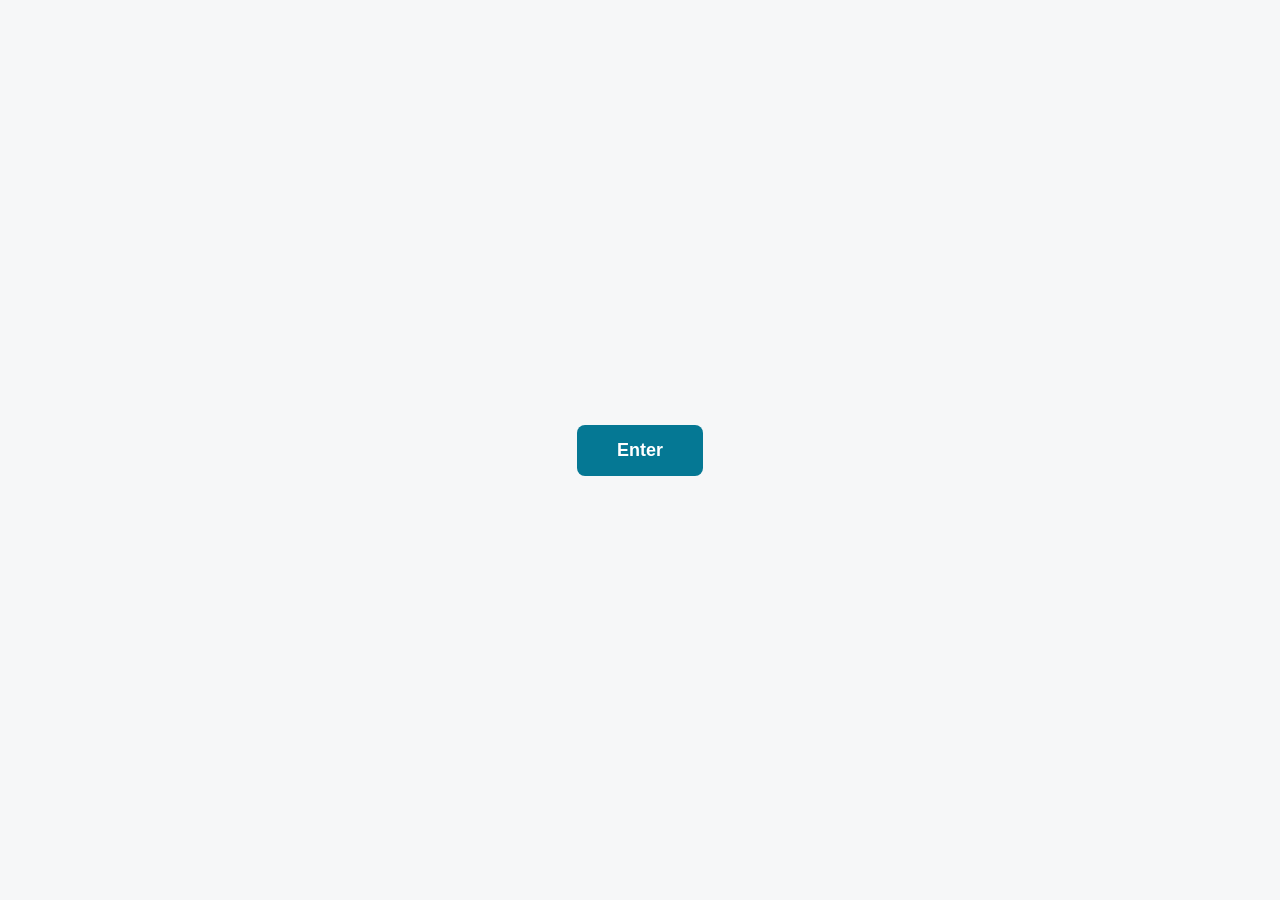
<file: index.html>
<!DOCTYPE html>
<html lang="en">
<head>
    <meta charset="UTF-8">
    <meta name="viewport" content="width=device-width, initial-scale=1.0">
    <title>Welcome</title>

    <style>
        body {
            margin: 0;
            height: 100vh;
            display: flex;
            justify-content: center;
            align-items: center;
            background-color: #f6f7f8;
            font-family: -apple-system, BlinkMacSystemFont, avenir next, avenir, segoe ui, helvetica neue, helvetica, Cantarell, Ubuntu, roboto, noto, arial, sans-serif;
        }

        .welcome-button {
            padding: 15px 40px;
            background-color: #057894;
            color: white;
            text-decoration: none;
            font-size: 18px;
            font-weight: bold;
            border-radius: 8px;
            transition: background-color 0.3s ease;
        }

        .welcome-button:hover {
            background-color: #034f63;
        }
    </style>
</head>
<body>

    <a href="home.html" class="welcome-button">Enter</a>

</body>
</html>
</file>
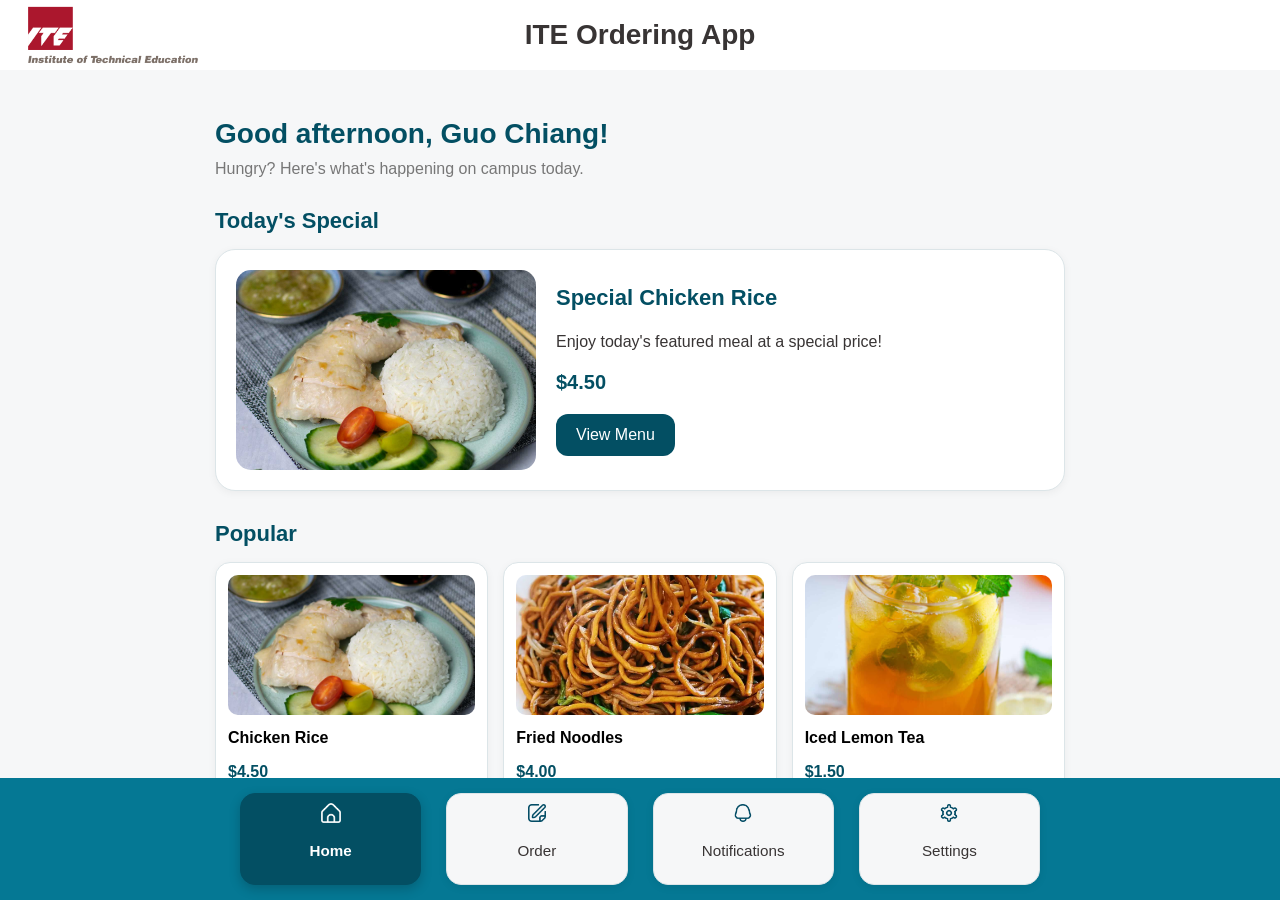
<file: home.html>
<!DOCTYPE html>
<html lang="en">
<head>
    <meta charset="UTF-8">
    <title>Home</title>
    <script src="js/theme.js"></script>
    <link href="css/style.css" rel="stylesheet">
    <link href="css/home.css" rel="stylesheet">
    <meta content="width=device-width, initial-scale=1.0" name="viewport">
</head>

<body>
<header>
    <img alt="logo" src="images/ite_logo.png">
    <h1>ITE Ordering App</h1>
</header>


<main>
    <!-- Welcome -->
    <section class="welcome">
        <h1>Good afternoon, Guo Chiang!</h1>
        <p>Hungry? Here's what's happening on campus today.</p>
    </section>

    <!-- Featured meal -->
    <section class="featured">
        <h2>Today's Special</h2>

        <div class="featured-card">
            <img alt="Today's special meal" src="images/special.jpg">

            <div class="featured-info">
                <h3>Special Chicken Rice</h3>
                <p>Enjoy today's featured meal at a special price!</p>
                <p class="price">$4.50</p>

                <a class="order-btn" href="order/stall1.html">
                    View Menu
                </a>
            </div>
        </div>
    </section>

    <!-- Popular meals -->
    <section class="popular">
        <h2>Popular</h2>

        <div class="popular-list">
            <div class="food-card">
                <img alt="Chicken Rice" src="images/chicken_rice.jpg">
                <h3>Chicken Rice</h3>
                <p>$4.50</p>
            </div>

            <div class="food-card">
                <img alt="Fried Noodles" src="images/fried_noodles.jpg">
                <h3>Fried Noodles</h3>
                <p>$4.00</p>
            </div>

            <div class="food-card">
                <img alt="Iced Lemon Tea" src="images/iced_tea.jpg">
                <h3>Iced Lemon Tea</h3>
                <p>$1.50</p>
            </div>
        </div>
    </section>

    <!-- Announcement -->
    <section class="announcement">
        <h2>Updates</h2>

        <div class="announcement-card">
            <h3>New meals available!</h3>
            <p>Check out the latest additions to our campus food menu.</p>

            <a href="notifs.html">View notifications</a>
        </div>
    </section>
</main>


<nav>
    <div class="navbar">
        <ul class="nav-links">
            <li class="active"><a href="home.html">
                <img alt="home" src="images/home.png">
                <p>Home</p>
            </a></li>
            <li class=""><a href="order.html">
                <img alt="order" src="images/order.png">
                <p>Order</p>
            </a></li>
            <li class=""><a href="notifs.html">
                <img alt="notifications" src="images/notifs.png">
                <p>Notifications</p>
            </a></li>
            <li class=""><a href="settings.html">
                <img alt="settings" src="images/settings.png">
                <p>Settings</p>
            </a></li>
        </ul>
    </div>
</nav>

<footer>
    Made by Ng Guo Chiang
</footer>
</body>
</html>
</file>
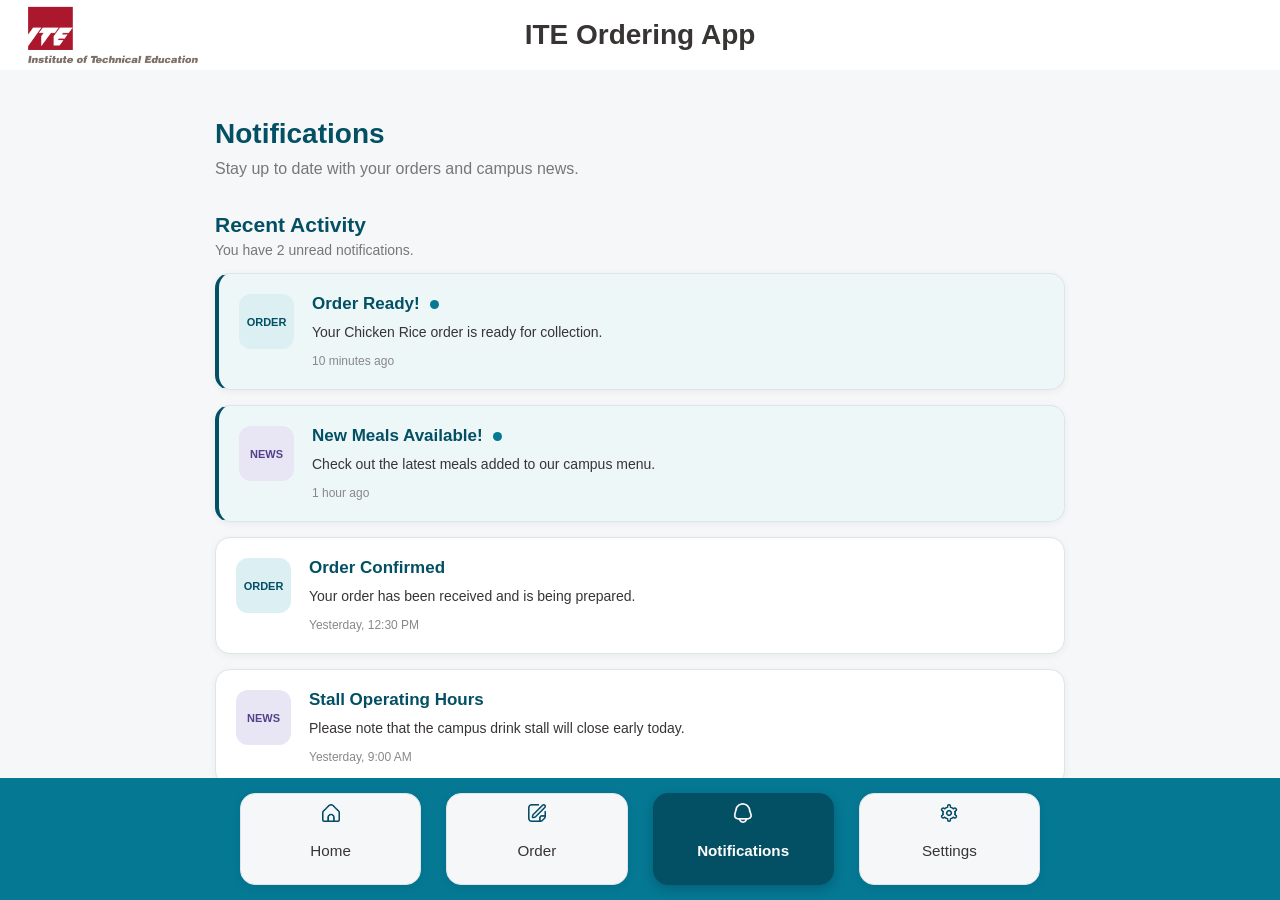
<file: notifs.html>
<!DOCTYPE html>
<html lang="en">
<head>
    <meta charset="UTF-8">
    <title>Notifications</title>
    <script src="js/theme.js"></script>
    <link href="css/style.css" rel="stylesheet">
    <link href="css/notifs.css" rel="stylesheet">
    <meta content="width=device-width, initial-scale=1.0" name="viewport">
</head>

<body>
<header>
    <img alt="logo" src="images/ite_logo.png">
    <h1>ITE Ordering App</h1>
</header>


<main>
    <!-- Page heading -->
    <section class="notif-heading">
        <h1>Notifications</h1>
        <p>Stay up to date with your orders and campus news.</p>
    </section>

    <!-- Notification controls -->
    <section class="notif-controls">
        <h2>Recent Activity</h2>
        <p class="notif-count">You have 2 unread notifications.</p>
    </section>

    <!-- Notification list -->
    <section class="notif-list">

        <!-- Unread order notification -->
        <article class="notif-card unread">
            <div class="notif-icon order-icon">ORDER</div>

            <div class="notif-content">
                <div class="notif-title">
                    <h3>Order Ready!</h3>
                    <span class="unread-dot"></span>
                </div>

                <p>Your Chicken Rice order is ready for collection.</p>
                <span class="notif-time">10 minutes ago</span>
            </div>
        </article>

        <!-- Unread announcement -->
        <article class="notif-card unread">
            <div class="notif-icon announcement-icon">NEWS</div>

            <div class="notif-content">
                <div class="notif-title">
                    <h3>New Meals Available!</h3>
                    <span class="unread-dot"></span>
                </div>

                <p>Check out the latest meals added to our campus menu.</p>
                <span class="notif-time">1 hour ago</span>
            </div>
        </article>

        <!-- Read order notification -->
        <article class="notif-card">
            <div class="notif-icon order-icon">ORDER</div>

            <div class="notif-content">
                <div class="notif-title">
                    <h3>Order Confirmed</h3>
                </div>

                <p>Your order has been received and is being prepared.</p>
                <span class="notif-time">Yesterday, 12:30 PM</span>
            </div>
        </article>

        <!-- Read announcement -->
        <article class="notif-card">
            <div class="notif-icon announcement-icon">NEWS</div>

            <div class="notif-content">
                <div class="notif-title">
                    <h3>Stall Operating Hours</h3>
                </div>

                <p>Please note that the campus drink stall will close early today.</p>
                <span class="notif-time">Yesterday, 9:00 AM</span>
            </div>
        </article>

        <article class="notif-card">
            <div class="notif-icon announcement-icon">NEWS</div>

            <div class="notif-content">
                <div class="notif-title">
                    <h3>New Ordering App Launched!</h3>
                </div>

                <p></p>
                <span class="notif-time">21 Nov, 12:00 PM</span>
            </div>
        </article>

    </section>
</main>


<nav>
    <div class="navbar">
        <ul class="nav-links">
            <li class=""><a href="home.html">
                <img alt="home" src="images/home.png">
                <p>Home</p>
            </a></li>
            <li class=""><a href="order.html">
                <img alt="order" src="images/order.png">
                <p>Order</p>
            </a></li>
            <li class="active"><a href="notifs.html">
                <img alt="notifications" src="images/notifs.png">
                <p>Notifications</p>
            </a></li>
            <li class=""><a href="settings.html">
                <img alt="settings" src="images/settings.png">
                <p>Settings</p>
            </a></li>
        </ul>
    </div>
</nav>

<footer>
    Made by Ng Guo Chiang
</footer>
</body>
</html>
</file>
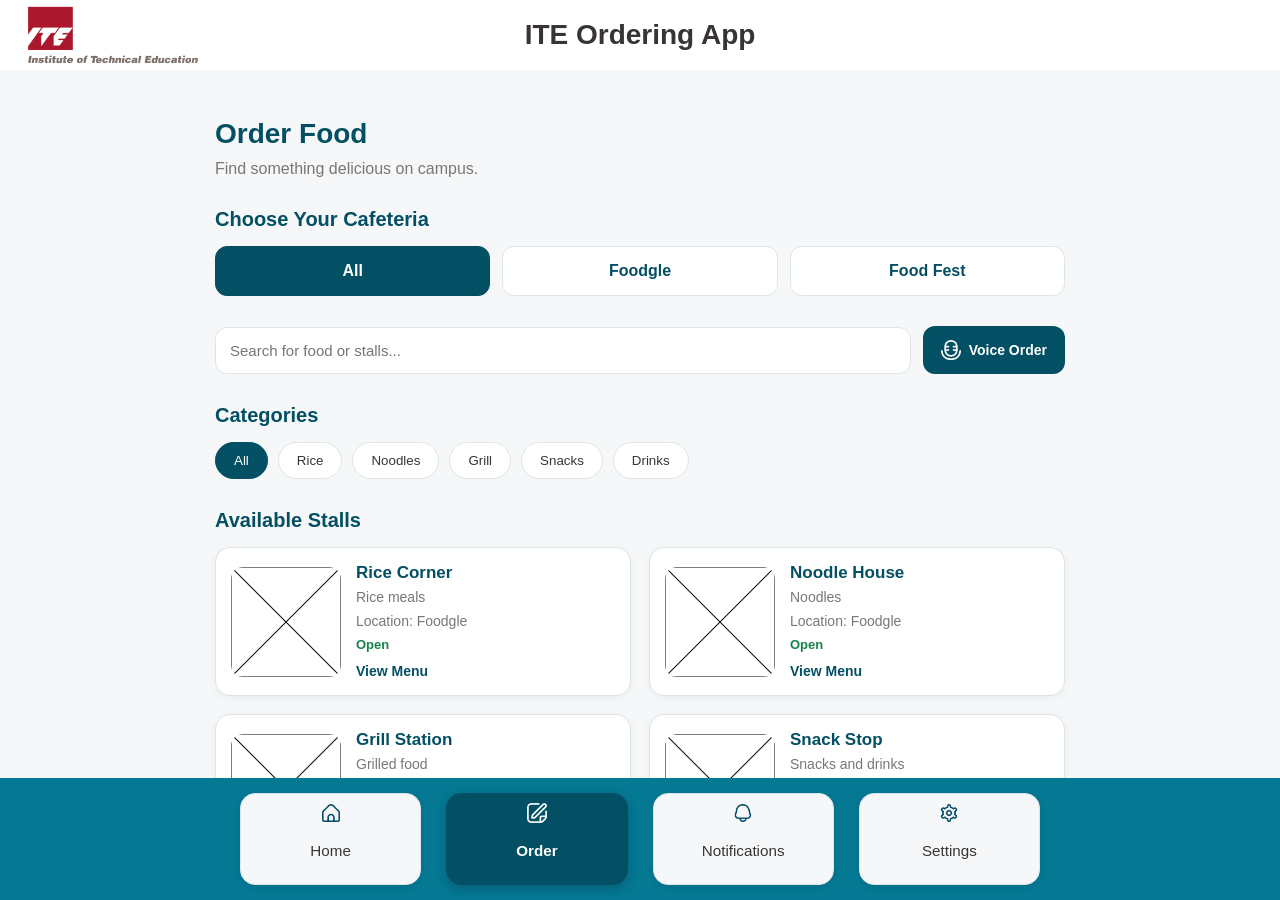
<file: order.html>
<!DOCTYPE html>
<html lang="en">
<head>
    <meta charset="UTF-8">
    <title>Order</title>
    <script src="js/theme.js"></script>
    <link href="css/style.css" rel="stylesheet">
    <link href="css/order.css" rel="stylesheet">
    <meta content="width=device-width, initial-scale=1.0" name="viewport">
</head>

<body>
<header>
    <img alt="logo" src="images/ite_logo.png">
    <h1>ITE Ordering App</h1>
</header>


<main>

    <!-- Page heading -->
    <section class="order-heading">
        <h1>Order Food</h1>
        <p>Find something delicious on campus.</p>
    </section>

    <!-- Cafeteria selection -->
    <section class="cafeteria-section">
        <h2>Choose Your Cafeteria</h2>

        <div class="cafeteria-options">
            <button class="cafeteria-btn active" data-cafeteria="all">
                All
            </button>
            <button class="cafeteria-btn" data-cafeteria="a">
                Foodgle
            </button>
            <button class="cafeteria-btn" data-cafeteria="b">
                Food Fest
            </button>
        </div>
    </section>

    <!-- Search -->
    <section class="search-section">
        <div class="order-search">
            <label for="food-search"></label><input
                id="food-search"
                placeholder="Search for food or stalls..."
                type="text"
        >
        </div>

        <button class="voice-btn" id="voice-btn" type="button">
            <img src="images/microphone.png" alt="">
            Voice Order
        </button>
    </section>

    <!-- Food categories -->
    <section class="category-section">
        <h2>Categories</h2>

        <div class="category-options">
            <button class="category-btn active"
                    data-category="all">All
            </button>

            <button class="category-btn"
                    data-category="rice">Rice
            </button>

            <button class="category-btn"
                    data-category="noodles">Noodles
            </button>

            <button class="category-btn"
                    data-category="grill">Grill
            </button>

            <button class="category-btn"
                    data-category="snacks">Snacks
            </button>

            <button class="category-btn"
                    data-category="drinks">Drinks
            </button>
        </div>
    </section>

    <!-- Stall listings -->
    <section class="stall-section">
        <h2>Available Stalls</h2>

        <div class="stall-list">

            <!-- Cafeteria A -->
            <article class="stall-card"
                     data-cafeteria="a"
                     data-category="rice">

                <img alt="Rice Corner"
                     src="images/stall_placeholder.png">

                <div class="stall-info">
                    <h3>Rice Corner</h3>
                    <p>Rice meals</p>
                    <p class="stall-location">Location: Foodgle</p>
                    <span class="stall-status open">Open</span>
                    <a href="order/stall1.html">View Menu</a>
                </div>
            </article>

            <article class="stall-card"
                     data-cafeteria="a"
                     data-category="noodles">

                <img alt="Noodle House"
                     src="images/stall_placeholder.png">

                <div class="stall-info">
                    <h3>Noodle House</h3>
                    <p>Noodles</p>
                    <p class="stall-location">Location: Foodgle</p>
                    <span class="stall-status open">Open</span>
                    <a href="order/stall2.html">View Menu</a>
                </div>
            </article>

            <!-- Cafeteria B -->
            <article class="stall-card"
                     data-cafeteria="b"
                     data-category="grill">

                <img alt="Grill Station"
                     src="images/stall_placeholder.png">

                <div class="stall-info">
                    <h3>Grill Station</h3>
                    <p>Grilled food</p>
                    <p class="stall-location">Location: Food Fest</p>
                    <span class="stall-status closed">Closed</span>
                    <a href="order/stall3.html">View Menu</a>
                </div>
            </article>

            <article class="stall-card"
                     data-cafeteria="b"
                     data-category="snacks drinks">

                <img alt="Snack Stop"
                     src="images/stall_placeholder.png">

                <div class="stall-info">
                    <h3>Snack Stop</h3>
                    <p>Snacks and drinks</p>
                    <p class="stall-location">Location: Food Fest</p>
                    <span class="stall-status open">Open</span>
                    <a href="order/stall4.html">View Menu</a>
                </div>
            </article>

        </div>
    </section>

</main>

<div class="voice-overlay" id="voice-overlay" hidden>
    <div class="voice-modal">

        <button class="voice-close" id="voice-close" type="button">
            &times;
        </button>

        <h2>Voice Ordering</h2>
        <p id="voice-status">Listening for your order...</p>

        <div class="mic-animation" id="mic-animation">
            <img src="images/microphone.png" alt="Microphone">
        </div>

        <p class="voice-instruction">
            Try saying something like:
            <br>
            <em>"One chicken rice and an iced tea."</em>
        </p>

        <div class="voice-result" id="voice-result" hidden>
            <h3>We heard:</h3>
            <p id="recognized-order"></p>
        </div>

        <div class="voice-actions" id="voice-actions" hidden>
            <button id="retry-voice" type="button">
                Try Again
            </button>

            <button id="confirm-voice" type="button">
                Proceed to Payment
            </button>
        </div>

    </div>
</div>

<nav>
    <div class="navbar">
        <ul class="nav-links">
            <li class=""><a href="home.html">
                <img alt="home" src="images/home.png">
                <p>Home</p>
            </a></li>
            <li class="active"><a href="order.html">
                <img alt="order" src="images/order.png">
                <p>Order</p>
            </a></li>
            <li class=""><a href="notifs.html">
                <img alt="notifications" src="images/notifs.png">
                <p>Notifications</p>
            </a></li>
            <li class=""><a href="settings.html">
                <img alt="settings" src="images/settings.png">
                <p>Settings</p>
            </a></li>
        </ul>
    </div>
</nav>

<footer>
    Made by Ng Guo Chiang
</footer>
<script src="js/order.js"></script>
</body>
</html>
</file>
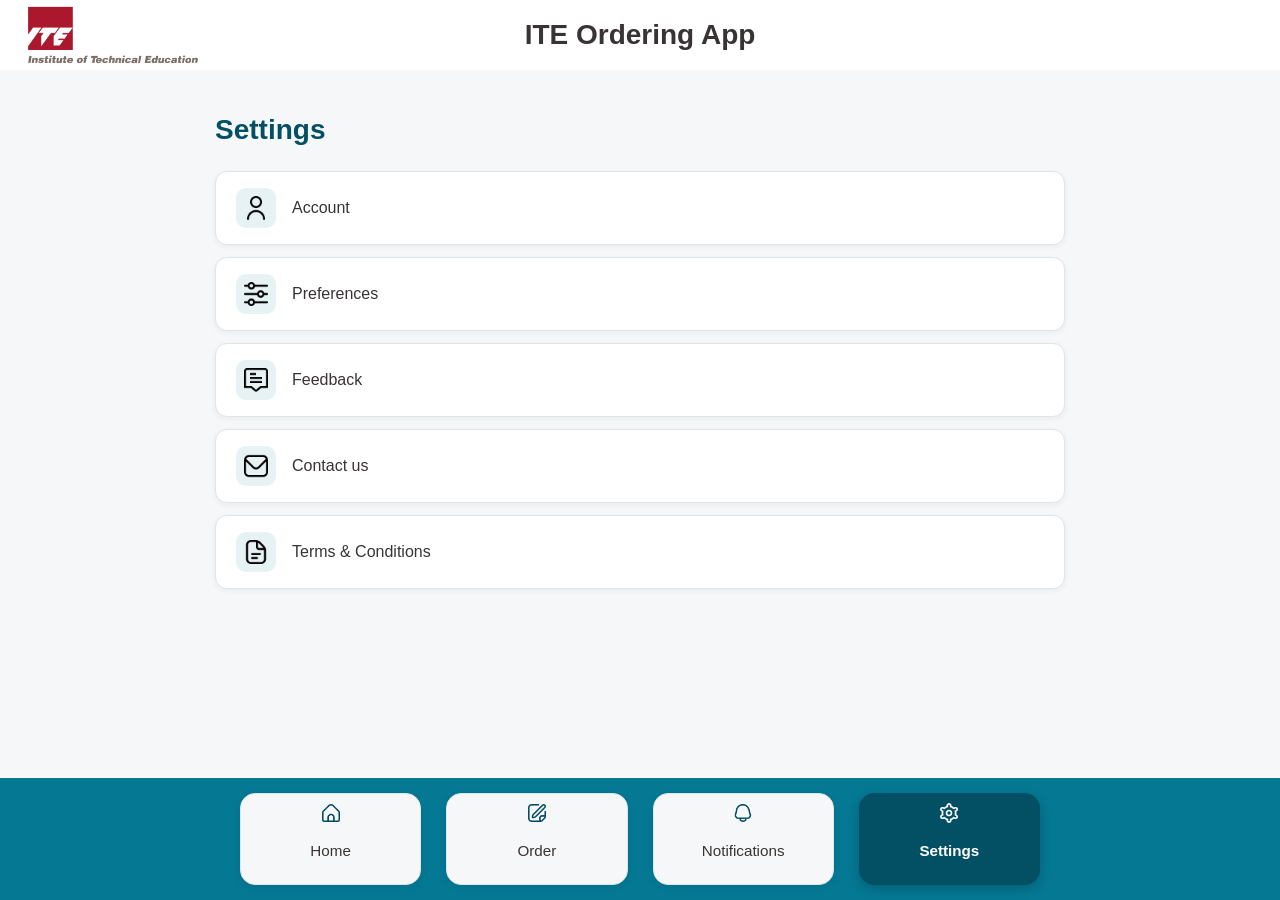
<file: settings.html>
<!DOCTYPE html>
<html lang="en">
<head>
    <meta charset="UTF-8">
    <title>Settings</title>
    <script src="js/theme.js"></script>
    <link href="css/style.css" rel="stylesheet">
    <link href="css/settings.css" rel="stylesheet">
    <meta content="width=device-width, initial-scale=1.0" name="viewport">
</head>

<body>
<header>
    <img alt="logo" src="images/ite_logo.png">
    <h1>ITE Ordering App</h1>
</header>

<main>
    <h1>Settings</h1>
    <div class="">
        <a href="#"><img alt="account" src="images/account.png">Account</a>
        <a href="settings/preferences.html"><img alt="preferences" src="images/sliders.png">Preferences</a>
        <a href="#"><img alt="feedback" src="images/feedback.png">Feedback</a>
        <a href="#"><img alt="contact" src="images/contact.png">Contact us</a>
        <a href="#"><img alt="terms and conditions" src="images/document.png">Terms & Conditions</a>
    </div>
</main>

<nav>
    <div class="navbar">
        <ul class="nav-links">
            <li class=""><a href="home.html">
                <img alt="home" src="images/home.png">
                <p>Home</p>
            </a></li>
            <li class=""><a href="order.html">
                <img alt="order" src="images/order.png">
                <p>Order</p>
            </a></li>
            <li class=""><a href="notifs.html">
                <img alt="notifications" src="images/notifs.png">
                <p>Notifications</p>
            </a></li>
            <li class="active"><a href="settings.html">
                <img alt="settings" src="images/settings.png">
                <p>Settings</p>
            </a></li>
        </ul>
    </div>
</nav>

<footer>
    Made by Ng Guo Chiang
</footer>
</body>
</html>
</file>
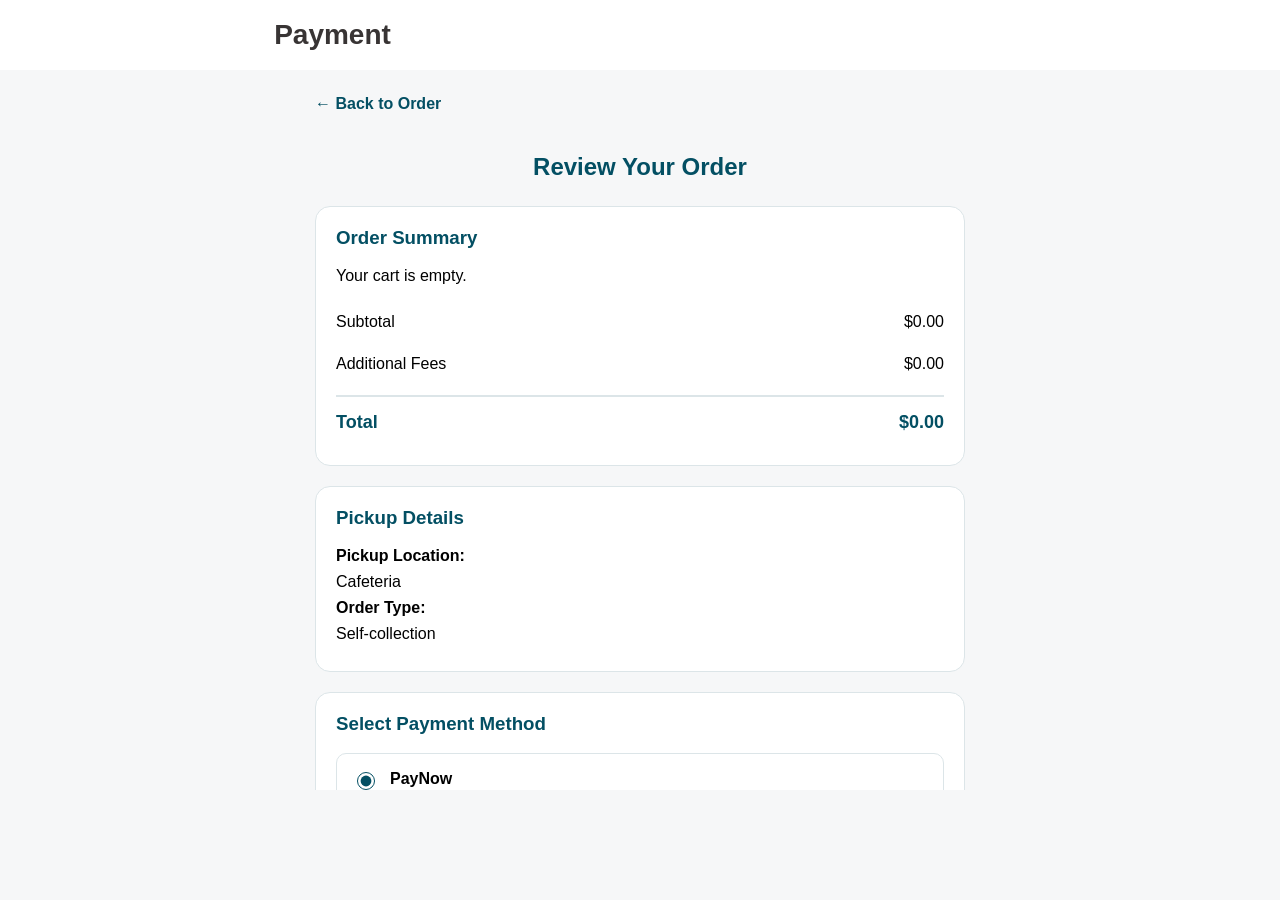
<file: order/payment.html>
<!DOCTYPE html>
<html lang="en">
<head>
    <meta charset="UTF-8">
    <meta name="viewport" content="width=device-width, initial-scale=1.0">
    <title>Payment</title>
    <link rel="stylesheet" href="../css/style.css">
    <link rel="stylesheet" href="payment.css">
</head>
<body>

    <header>
        <h1>Payment</h1>
    </header>

    <main class="payment-main">

        <a href="../order.html" class="back-link">
            &larr; Back to Order
        </a>
    
        <h2>Review Your Order</h2>

        <section class="payment-section">
            <h3>Order Summary</h3>
            <div id="order-items"></div>

            <div class="total-row">
                <span>Subtotal</span>
                <span id="subtotal">$0.00</span>
            </div>

            <div class="total-row">
                <span>Additional Fees</span>
                <span>$0.00</span>
            </div>

            <div class="total-row grand-total">
                <span>Total</span>
                <span id="total">$0.00</span>
            </div>
        </section>

        <section class="payment-section">
            <h3>Pickup Details</h3>

            <div class="pickup-details">
                <p><strong>Pickup Location:</strong></p>
                <p id="pickup-location">Rice Corner</p>

                <p><strong>Order Type:</strong></p>
                <p>Self-collection</p>
            </div>
        </section>

        <section class="payment-section">
            <h3>Select Payment Method</h3>

            <label class="payment-option">
                <input type="radio" name="payment-method"
                    value="PayNow" checked>
                <span>PayNow</span>
            </label>

            <label class="payment-option">
                <input type="radio" name="payment-method"
                    value="Credit/Debit Card">
                <span>Credit / Debit Card</span>
            </label>

            <label class="payment-option">
                <input type="radio" name="payment-method"
                    value="Cash">
                <span>Cash</span>
            </label>
        </section>

        <button id="pay-button" type="button">
            Place Order
        </button>

    </main>

    <!-- Confirmation overlay -->
    <div class="payment-overlay" id="payment-overlay" hidden>
        <div class="confirmation-modal">
            <h2>Order Placed!</h2>

            <p id="confirmation-message">
                Your order has been placed successfully.
            </p>

            <p class="confirmation-note">
                This is a simulated payment for the prototype.
            </p>

            <button id="done-button" type="button">
                Done
            </button>
        </div>
    </div>

    <script src="payment.js"></script>
</body>
</html>
</file>
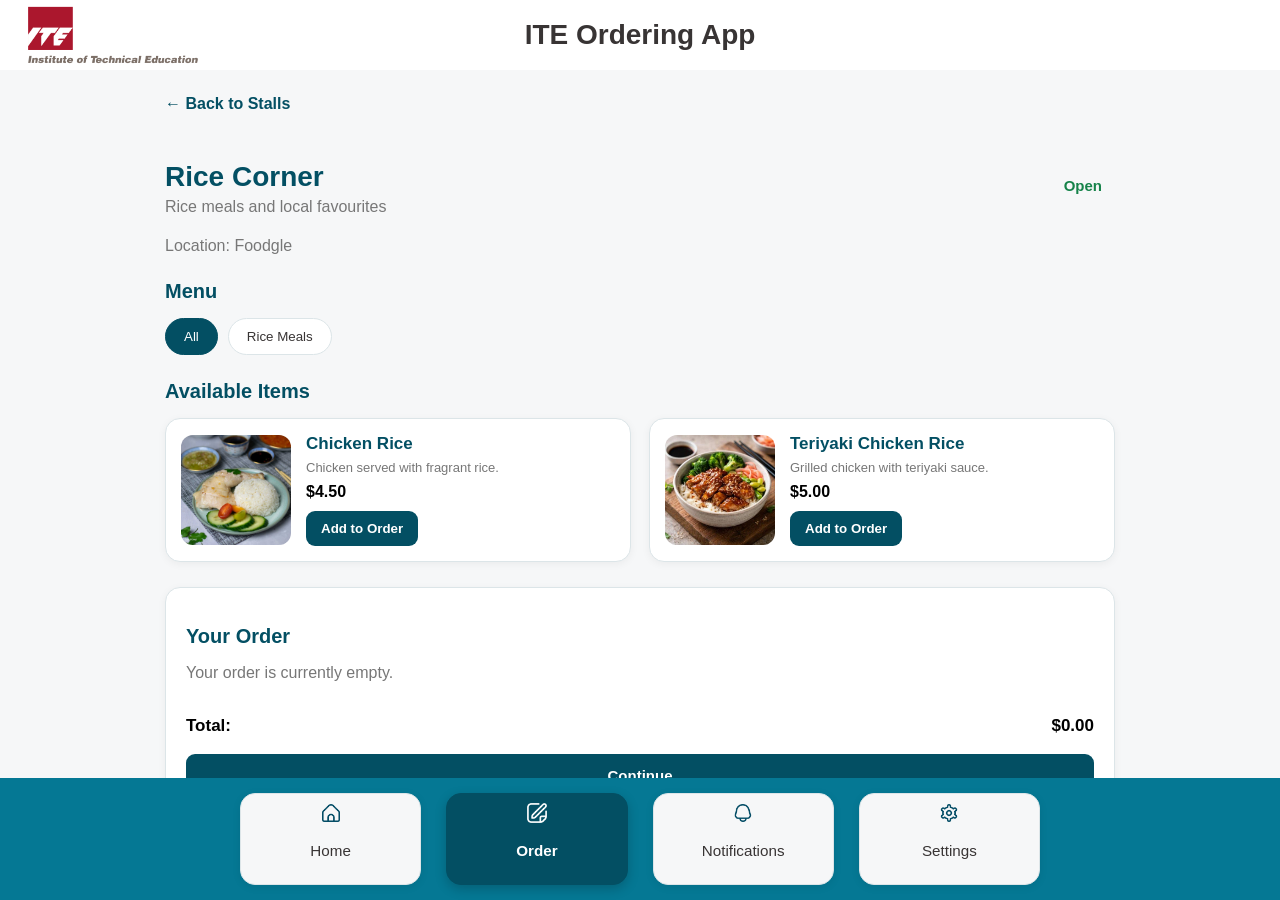
<file: order/stall1.html>
<!DOCTYPE html>
<html lang="en">
<head>
    <meta charset="UTF-8">
    <title>Order - Stall 1</title>
    <script src="../js/theme.js"></script>
    <link href="../css/style.css" rel="stylesheet">
    <link href="stall.css" rel="stylesheet">
    <meta content="width=device-width, initial-scale=1.0" name="viewport">
</head>

<body data-stall-name="Rice Corner">
<header>
    <img alt="logo" src="../images/ite_logo.png">
    <h1>ITE Ordering App</h1>
</header>


<main>
    <section class="back-section">
        <a href="../order.html">← Back to Stalls</a>
    </section>

    <section class="stall-header">
        <div class="stall-heading">
            <div>
                <h1>Rice Corner</h1>
                <p>Rice meals and local favourites</p>
            </div>
            <span class="stall-status open">Open</span>
        </div>
        <p class="stall-location">
            Location: Foodgle
        </p>
    </section>

    <section class="menu-section">
        <h2>Menu</h2>
        <div class="menu-categories">
            <button class="menu-category active" data-category="all">All</button>
            <button class="menu-category" data-category="rice">Rice Meals</button>
        </div>
    </section>

    <section class="food-section">
        <h2>Available Items</h2>

        <div class="food-list">

            <article class="food-card" data-category="rice"
                     data-name="Chicken Rice" data-price="4.50">
                <img alt="Chicken Rice" src="../images/chicken_rice.jpg">
                <div class="food-info">
                    <h3>Chicken Rice</h3>
                    <p>Chicken served with fragrant rice.</p>
                    <span class="food-price">$4.50</span>
                    <button class="add-btn" type="button">Add to Order</button>
                </div>
            </article>

            <article class="food-card" data-category="rice"
                     data-name="Teriyaki Chicken Rice" data-price="5.00">
                <img alt="Teriyaki Chicken Rice" src="../images/teriyaki_rice.jpg">
                <div class="food-info">
                    <h3>Teriyaki Chicken Rice</h3>
                    <p>Grilled chicken with teriyaki sauce.</p>
                    <span class="food-price">$5.00</span>
                    <button class="add-btn" type="button">Add to Order</button>
                </div>
            </article>

        </div>
    </section>

    <section class="cart-section">
        <h2>Your Order</h2>

        <div id="cart-items">
            <p class="empty-cart">Your order is currently empty.</p>
        </div>

        <div class="cart-total">
            <strong>Total:</strong>
            <strong id="cart-total">$0.00</strong>
        </div>

        <button class="checkout-btn" type="button">Continue</button>
        <p aria-live="polite" id="checkout-message"></p>
    </section>
</main>

<!-- Meal options popup -->
<div class="modal-overlay" hidden id="meal-modal">
    <div class="meal-modal">
        <button class="modal-close" id="modal-close" type="button">×</button>

        <h2 id="modal-name">Meal Name</h2>
        <p id="modal-description"></p>

        <label for="meal-size">Meal size</label>
        <select id="meal-size">
            <option value="0">Regular</option>
            <option value="1.50">Large (+$1.50)</option>
        </select>

        <label for="meal-addon">Add-on</label>
        <select id="meal-addon">
            <option value="0">No add-on</option>
            <option value="1.00">Extra egg (+$1.00)</option>
            <option value="1.50">Extra chicken (+$1.50)</option>
        </select>

        <p class="modal-price" id="modal-price"></p>

        <button class="confirm-add" id="confirm-add" type="button">
            Add to Order
        </button>
    </div>
</div>


<nav>
    <div class="navbar">
        <ul class="nav-links">
            <li class=""><a href="../home.html">
                <img alt="home" src="../images/home.png">
                <p>Home</p>
            </a></li>
            <li class="active"><a href="../order.html">
                <img alt="order" src="../images/order.png">
                <p>Order</p>
            </a></li>
            <li class=""><a href="../notifs.html">
                <img alt="notifications" src="../images/notifs.png">
                <p>Notifications</p>
            </a></li>
            <li class=""><a href="../settings.html">
                <img alt="settings" src="../images/settings.png">
                <p>Settings</p>
            </a></li>
        </ul>
    </div>
</nav>

<footer>
    Made by Ng Guo Chiang
</footer>
<script src="stall.js"></script>
</body>
</html>
</file>
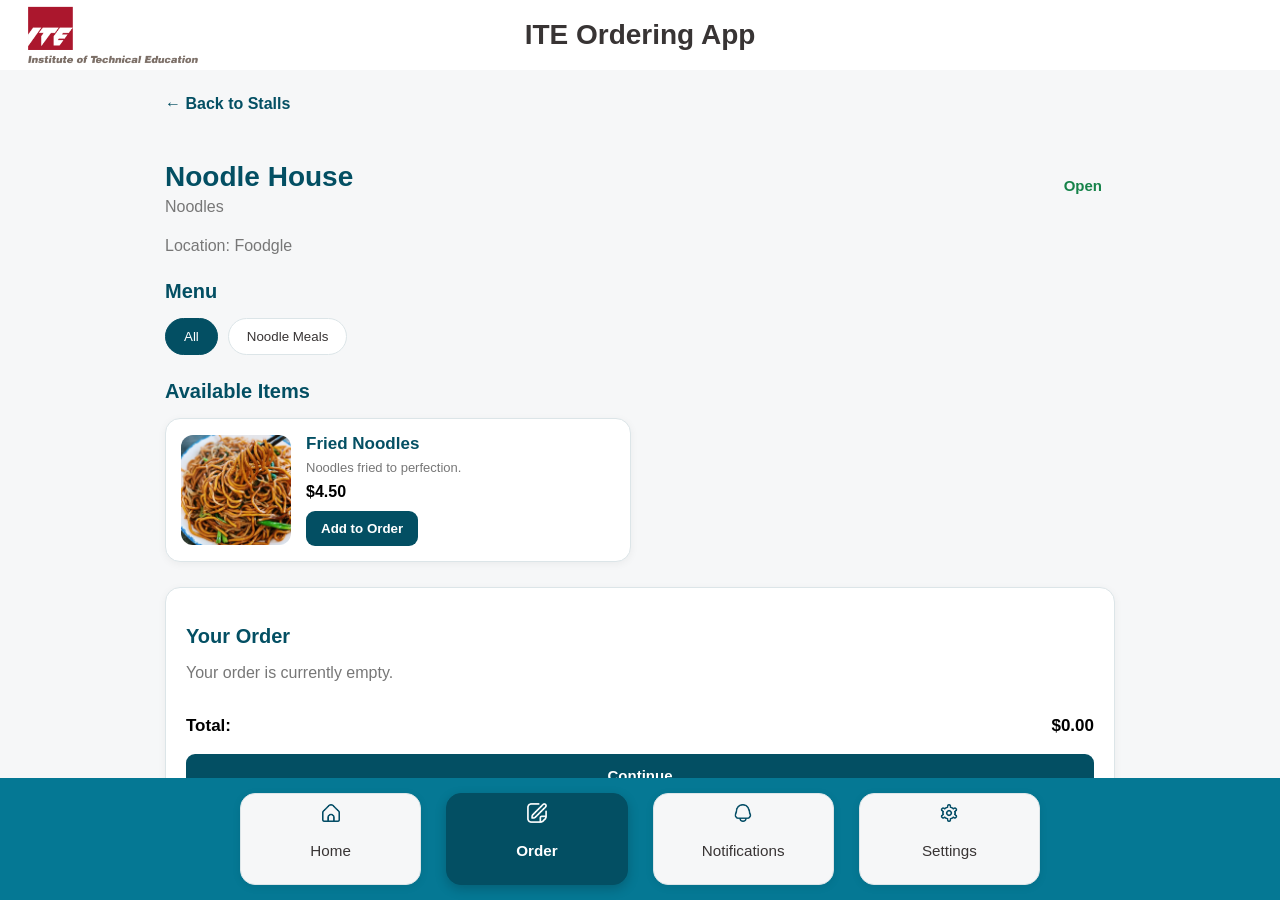
<file: order/stall2.html>
<!DOCTYPE html>
<html lang="en">
<head>
    <meta charset="UTF-8">
    <title>Order - Stall 2</title>
    <script src="../js/theme.js"></script>
    <link href="../css/style.css" rel="stylesheet">
    <link href="stall.css" rel="stylesheet">
    <meta content="width=device-width, initial-scale=1.0" name="viewport">
</head>

<body data-stall-name="Noodle House">
<header>
    <img alt="logo" src="../images/ite_logo.png">
    <h1>ITE Ordering App</h1>
</header>


<main>
    <section class="back-section">
        <a href="../order.html">← Back to Stalls</a>
    </section>

    <section class="stall-header">
        <div class="stall-heading">
            <div>
                <h1>Noodle House</h1>
                <p>Noodles</p>
            </div>
            <span class="stall-status open">Open</span>
        </div>
        <p class="stall-location">
            Location: Foodgle
        </p>
    </section>

    <section class="menu-section">
        <h2>Menu</h2>
        <div class="menu-categories">
            <button class="menu-category active" data-category="all">All</button>
            <button class="menu-category" data-category="noodles">Noodle Meals</button>
        </div>
    </section>

    <section class="food-section">
        <h2>Available Items</h2>

        <div class="food-list">

            <article class="food-card" data-category="noodles"
                     data-name="Fried Noodles" data-price="4.00">
                <img alt="Fried Noodles" src="../images/fried_noodles.jpg">
                <div class="food-info">
                    <h3>Fried Noodles</h3>
                    <p>Noodles fried to perfection.</p>
                    <span class="food-price">$4.50</span>
                    <button class="add-btn" type="button">Add to Order</button>
                </div>
            </article>

        </div>
    </section>

    <section class="cart-section">
        <h2>Your Order</h2>

        <div id="cart-items">
            <p class="empty-cart">Your order is currently empty.</p>
        </div>

        <div class="cart-total">
            <strong>Total:</strong>
            <strong id="cart-total">$0.00</strong>
        </div>

        <button class="checkout-btn" type="button">Continue</button>
        <p aria-live="polite" id="checkout-message"></p>
    </section>
</main>

<!-- Meal options popup -->
<div class="modal-overlay" hidden id="meal-modal">
    <div class="meal-modal">
        <button class="modal-close" id="modal-close" type="button">×</button>

        <h2 id="modal-name">Meal Name</h2>
        <p id="modal-description"></p>

        <label for="meal-size">Meal size</label>
        <select id="meal-size">
            <option value="0">Regular</option>
            <option value="1.50">Large (+$1.50)</option>
        </select>

        <label for="meal-addon">Add-on</label>
        <select id="meal-addon">
            <option value="0">No add-on</option>
            <option value="1.00">Extra egg (+$1.00)</option>
        </select>

        <p class="modal-price" id="modal-price"></p>

        <button class="confirm-add" id="confirm-add" type="button">
            Add to Order
        </button>
    </div>
</div>


<nav>
    <div class="navbar">
        <ul class="nav-links">
            <li class=""><a href="../home.html">
                <img alt="home" src="../images/home.png">
                <p>Home</p>
            </a></li>
            <li class="active"><a href="../order.html">
                <img alt="order" src="../images/order.png">
                <p>Order</p>
            </a></li>
            <li class=""><a href="../notifs.html">
                <img alt="notifications" src="../images/notifs.png">
                <p>Notifications</p>
            </a></li>
            <li class=""><a href="../settings.html">
                <img alt="settings" src="../images/settings.png">
                <p>Settings</p>
            </a></li>
        </ul>
    </div>
</nav>

<footer>
    Made by Ng Guo Chiang
</footer>
<script src="stall.js"></script>
</body>
</html>
</file>
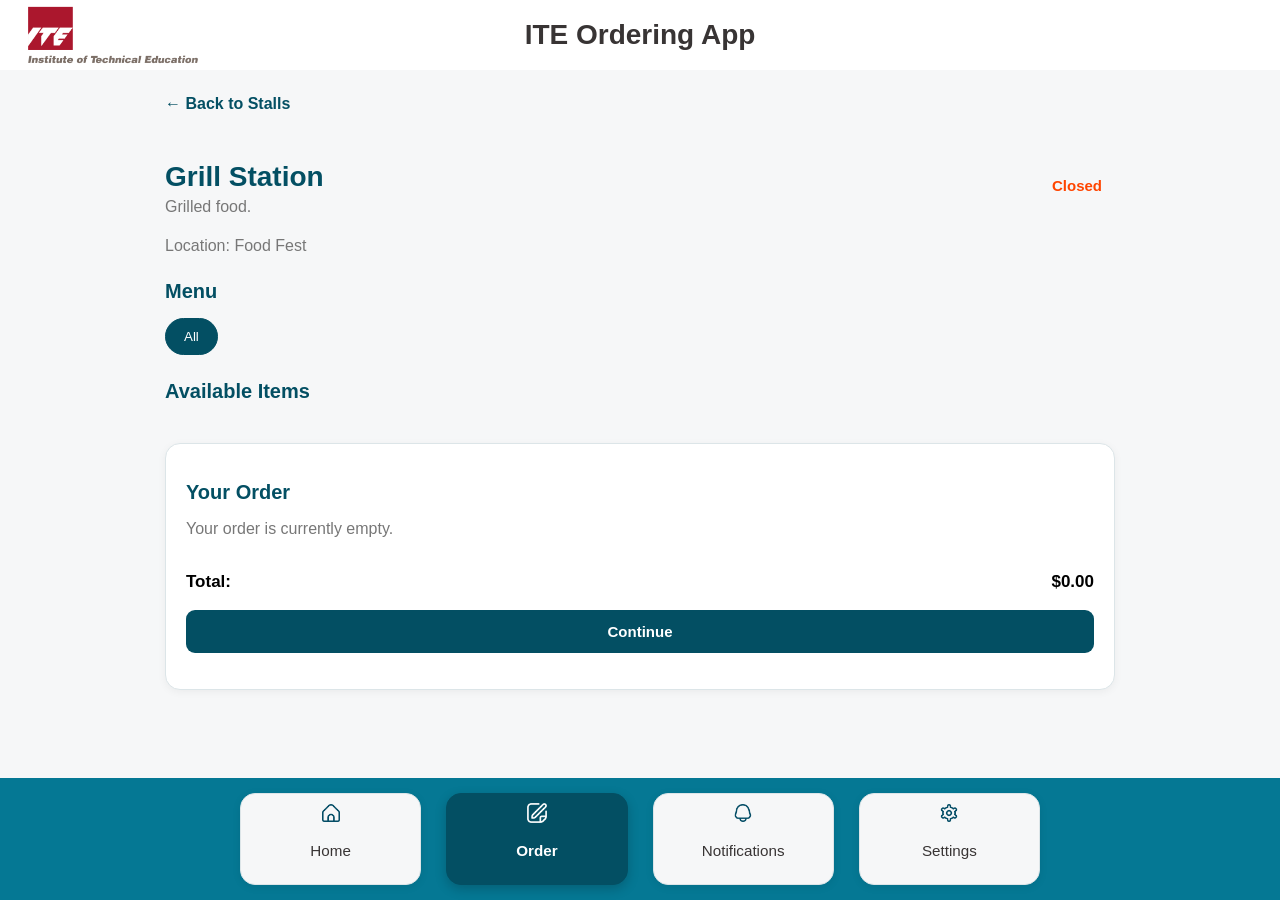
<file: order/stall3.html>
<!DOCTYPE html>
<html lang="en">
<head>
    <meta charset="UTF-8">
    <title>Order - Stall 3</title>
    <script src="../js/theme.js"></script>
    <link href="../css/style.css" rel="stylesheet">
    <link href="stall.css" rel="stylesheet">
    <meta content="width=device-width, initial-scale=1.0" name="viewport">
</head>

<body data-stall-name="Grill House">
<header>
    <img alt="logo" src="../images/ite_logo.png">
    <h1>ITE Ordering App</h1>
</header>


<main>
    <section class="back-section">
        <a href="../order.html">← Back to Stalls</a>
    </section>

    <section class="stall-header">
        <div class="stall-heading">
            <div>
                <h1>Grill Station</h1>
                <p>Grilled food.</p>
            </div>
            <span class="stall-status closed">Closed</span>
        </div>
        <p class="stall-location">
            Location: Food Fest
        </p>
    </section>

    <section class="menu-section">
        <h2>Menu</h2>
        <div class="menu-categories">
            <button class="menu-category active" data-category="all">All</button>
        </div>
    </section>

    <section class="food-section">
        <h2>Available Items</h2>

        <div class="food-list">

        </div>
    </section>

    <section class="cart-section">
        <h2>Your Order</h2>

        <div id="cart-items">
            <p class="empty-cart">Your order is currently empty.</p>
        </div>

        <div class="cart-total">
            <strong>Total:</strong>
            <strong id="cart-total">$0.00</strong>
        </div>

        <button class="checkout-btn" type="button">Continue</button>
        <p aria-live="polite" id="checkout-message"></p>
    </section>
</main>

<!-- Meal options popup -->
<div class="modal-overlay" hidden id="meal-modal">
    <div class="meal-modal">
        <button class="modal-close" id="modal-close" type="button">×</button>

        <h2 id="modal-name">Meal Name</h2>
        <p id="modal-description"></p>

        <label for="meal-size">Meal size</label>
        <select id="meal-size">
            <option value="0">Regular</option>
            <option value="1.50">Large (+$0.50)</option>
        </select>

        <label for="meal-addon">Add-on</label>
        <select id="meal-addon">
            <option value="0">No add-on</option>
        </select>

        <p class="modal-price" id="modal-price"></p>

        <button class="confirm-add" id="confirm-add" type="button">
            Add to Order
        </button>
    </div>
</div>


<nav>
    <div class="navbar">
        <ul class="nav-links">
            <li class=""><a href="../home.html">
                <img alt="home" src="../images/home.png">
                <p>Home</p>
            </a></li>
            <li class="active"><a href="../order.html">
                <img alt="order" src="../images/order.png">
                <p>Order</p>
            </a></li>
            <li class=""><a href="../notifs.html">
                <img alt="notifications" src="../images/notifs.png">
                <p>Notifications</p>
            </a></li>
            <li class=""><a href="../settings.html">
                <img alt="settings" src="../images/settings.png">
                <p>Settings</p>
            </a></li>
        </ul>
    </div>
</nav>

<footer>
    Made by Ng Guo Chiang
</footer>
<script src="stall.js"></script>
</body>
</html>
</file>
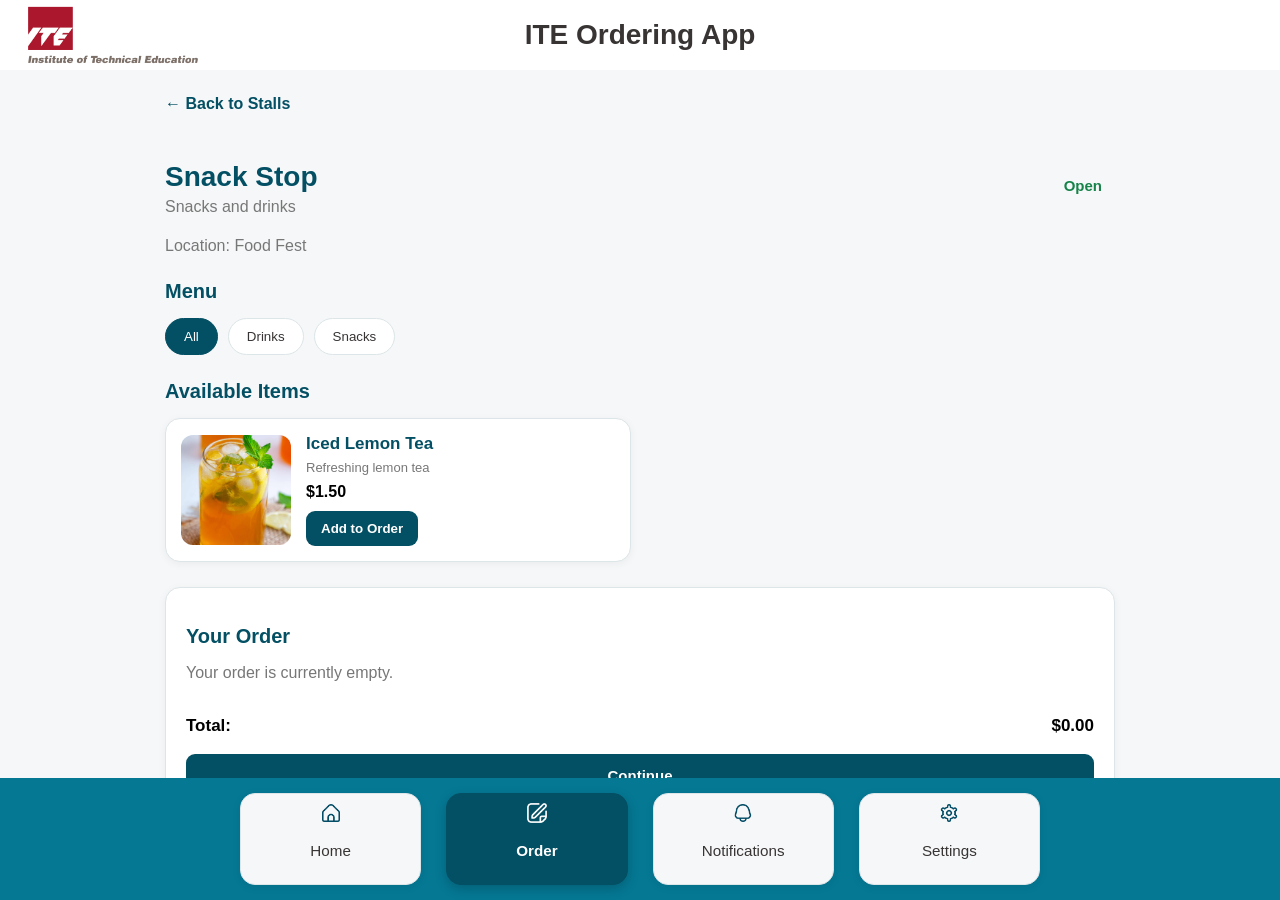
<file: order/stall4.html>
<!DOCTYPE html>
<html lang="en">
<head>
    <meta charset="UTF-8">
    <title>Order - Stall 4</title>
    <script src="../js/theme.js"></script>
    <link href="../css/style.css" rel="stylesheet">
    <link href="stall.css" rel="stylesheet">
    <meta content="width=device-width, initial-scale=1.0" name="viewport">
</head>

<body data-stall-name="Snack Stop">
<header>
    <img alt="logo" src="../images/ite_logo.png">
    <h1>ITE Ordering App</h1>
</header>


<main>
    <section class="back-section">
        <a href="../order.html">← Back to Stalls</a>
    </section>

    <section class="stall-header">
        <div class="stall-heading">
            <div>
                <h1>Snack Stop</h1>
                <p>Snacks and drinks</p>
            </div>
            <span class="stall-status open">Open</span>
        </div>
        <p class="stall-location">
            Location: Food Fest
        </p>
    </section>

    <section class="menu-section">
        <h2>Menu</h2>
        <div class="menu-categories">
            <button class="menu-category active" data-category="all">All</button>
            <button class="menu-category" data-category="drinks">Drinks</button>
            <button class="menu-category" data-category="snacks">Snacks</button>
        </div>
    </section>

    <section class="food-section">
        <h2>Available Items</h2>

        <div class="food-list">

            <article class="food-card" data-category="drinks"
                     data-name="Iced Tea" data-price="1.50">
                <img alt="Iced Tea" src="../images/iced_tea.jpg">
                <div class="food-info">
                    <h3>Iced Lemon Tea</h3>
                    <p>Refreshing lemon tea</p>
                    <span class="food-price">$1.50</span>
                    <button class="add-btn" type="button">Add to Order</button>
                </div>
            </article>

        </div>
    </section>

    <section class="cart-section">
        <h2>Your Order</h2>

        <div id="cart-items">
            <p class="empty-cart">Your order is currently empty.</p>
        </div>

        <div class="cart-total">
            <strong>Total:</strong>
            <strong id="cart-total">$0.00</strong>
        </div>

        <button class="checkout-btn" type="button">Continue</button>
        <p aria-live="polite" id="checkout-message"></p>
    </section>
</main>

<!-- Meal options popup -->
<div class="modal-overlay" hidden id="meal-modal">
    <div class="meal-modal">
        <button class="modal-close" id="modal-close" type="button">×</button>

        <h2 id="modal-name">Meal Name</h2>
        <p id="modal-description"></p>

        <label for="meal-size">Meal size</label>
        <select id="meal-size">
            <option value="0">Regular</option>
            <option value="1.50">Large (+$0.50)</option>
        </select>

        <label for="meal-addon">Add-on</label>
        <select id="meal-addon">
            <option value="0">No add-on</option>
        </select>

        <p class="modal-price" id="modal-price"></p>

        <button class="confirm-add" id="confirm-add" type="button">
            Add to Order
        </button>
    </div>
</div>


<nav>
    <div class="navbar">
        <ul class="nav-links">
            <li class=""><a href="../home.html">
                <img alt="home" src="../images/home.png">
                <p>Home</p>
            </a></li>
            <li class="active"><a href="../order.html">
                <img alt="order" src="../images/order.png">
                <p>Order</p>
            </a></li>
            <li class=""><a href="../notifs.html">
                <img alt="notifications" src="../images/notifs.png">
                <p>Notifications</p>
            </a></li>
            <li class=""><a href="../settings.html">
                <img alt="settings" src="../images/settings.png">
                <p>Settings</p>
            </a></li>
        </ul>
    </div>
</nav>

<footer>
    Made by Ng Guo Chiang
</footer>
<script src="stall.js"></script>
</body>
</html>
</file>
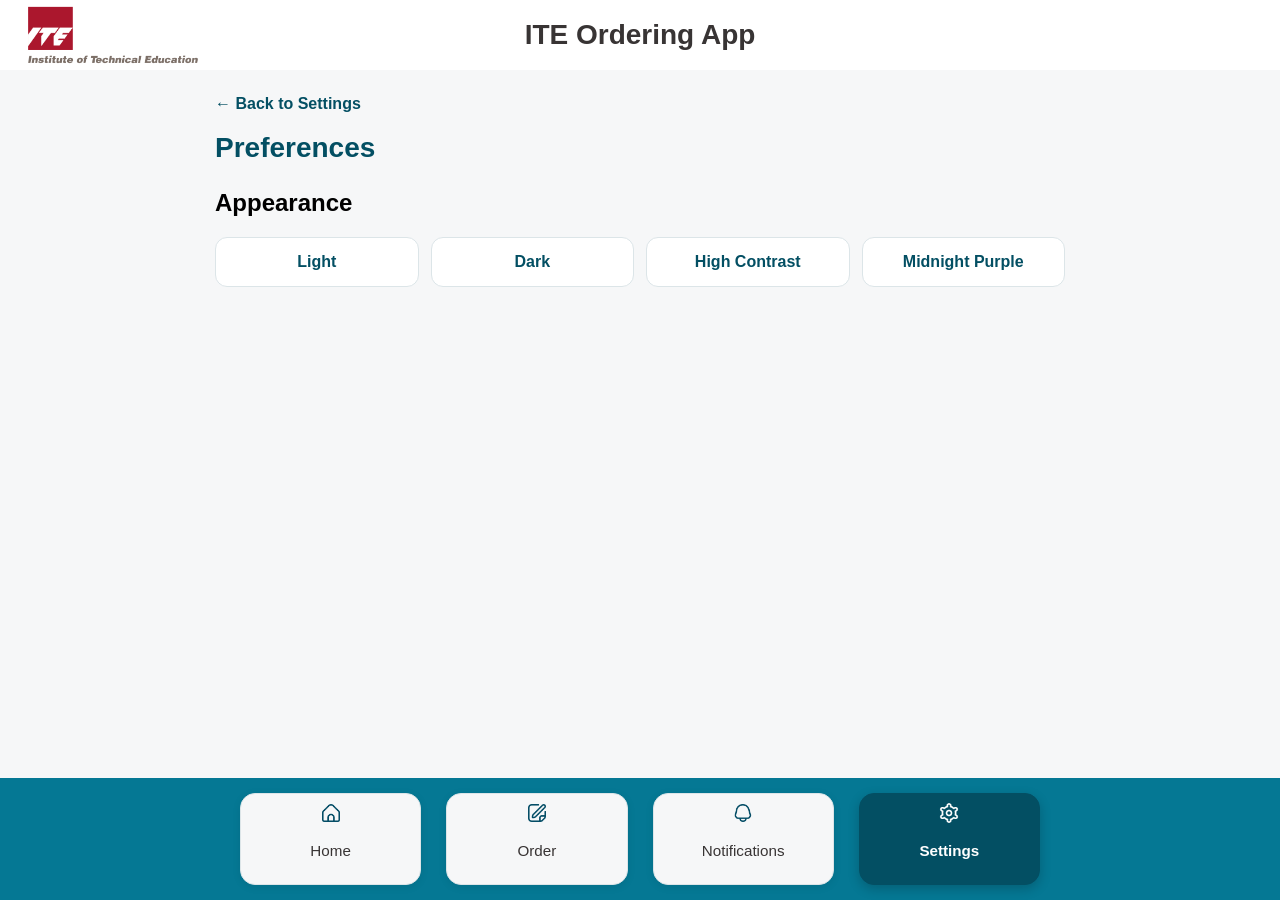
<file: settings/preferences.html>
<!DOCTYPE html>
<html lang="en">
<head>
    <meta charset="UTF-8">
    <title>Settings - Preferences</title>
    <script src="../js/theme.js"></script>
    <link href="../css/style.css" rel="stylesheet">
    <link href="../css/settings.css" rel="stylesheet">
</head>

<body onload="updateActiveTheme()">
<header>
    <img alt="logo" src="../images/ite_logo.png">
    <h1>ITE Ordering App</h1>
</header>

<main>
    <section class="back-section">
        <a href="../settings.html">← Back to Settings</a>
    </section>

    <h1>Preferences</h1>

    <section>
        <h2>Appearance</h2>
        <div class="pref-options">
            <button onclick="changeTheme(this, 'light')" class="pref-btn">Light</button>
            <button onclick="changeTheme(this, 'dark')" class="pref-btn">Dark</button>
            <button onclick="changeTheme(this, 'high contrast')" class="pref-btn">High Contrast</button>
            <button onclick="changeTheme(this, 'midnight')" class="pref-btn">Midnight Purple</button>
        </div>
    </section>
</main>

<nav>
    <div class="navbar">
        <ul class="nav-links">
            <li class=""><a href="../home.html">
                <img alt="home" src="../images/home.png">
                <p>Home</p>
            </a></li>
            <li class=""><a href="../order.html">
                <img alt="order" src="../images/order.png">
                <p>Order</p>
            </a></li>
            <li class=""><a href="../notifs.html">
                <img alt="notifications" src="../images/notifs.png">
                <p>Notifications</p>
            </a></li>
            <li class="active"><a href="../settings.html">
                <img alt="settings" src="../images/settings.png">
                <p>Settings</p>
            </a></li>
        </ul>
    </div>
</nav>

<footer>
    Made by Ng Guo Chiang
</footer>
</body>
</html>
</file>
<file: css/style.css>
@charset "UTF-8";

/* Icons: https://www.flaticon.com/icon-fonts-most-downloaded?weight=regular&type=uicon */

:root {
    /* Main colours */
    --background-1: #ffffff;
    --background-2: #f6f7f8;
    --background-3: #057894;
    --text-1: #383434;
    --text-2: #777777;
    --heading-color: #034f63;

    /* Icons */
    --icon-color: #034f63;
    --icon-active-color: #ffffff;
    --icon-filter: brightness(0) saturate(100%)
                   invert(24%) sepia(31%)
                   saturate(1531%) hue-rotate(153deg)
                   brightness(94%) contrast(98%);

    --icon-active-filter: brightness(0) invert(1);

    /* Navigation colours */
    --border: #dce5e8;
    --active-background: #034f63;
    --active-text: #ffffff;
    --hover-background: #dceff2;

    /* Settings colours */
    --card-background: #ffffff;
    --card-hover: #eaf5f7;
    --icon-background: #e6f2f4;

    /* Order & Stall colours */
    --stall-open: #16834a;
    --stall-closed: #ff4500;

    /* Notification colours */
    --unread-notif-bg: #edf7f8;
    --notif-time: #888888;
    --order-icon-bg: #dceff2;
    --order-icon-color: #034f63;
    --ann-icon-bg: #e8e5f5;
    --ann-icon-color: #55418a;
}

/* Dark theme */
[data-theme="dark"] {
    /* Main colours */
    --background-1: #151d24;
    --background-2: #1e2932;
    --background-3: #087f9b;
    --text-1: #edf2f4;
    --text-2: #a8b5bd;
    --heading-color: #5bc4d8;

    /* Icons */
    --icon-color: #5bc4d8;
    --icon-active-color: #ffffff;
    --icon-filter: brightness(0) invert(76%)
                   sepia(25%) saturate(1000%)
                   hue-rotate(150deg);
    --icon-active-filter: brightness(0) invert(1);

    /* Navigation colours */
    --border: #354550;
    --active-background: #087f9b;
    --active-text: #ffffff;
    --hover-background: #263e49;

    /* Settings colours */
    --card-background: #202d36;
    --card-hover: #293d48;
    --icon-background: #29434d;

    /* Order & Stall colours */
    --stall-open: #42c77a;
    --stall-closed: #ff704d;

    /* Notification colours */
    --unread-notif-bg: #243b43;
    --notif-time: #9eabb2;
    --order-icon-bg: #29434d;
    --order-icon-color: #5bc4d8;
    --ann-icon-bg: #39324f;
    --ann-icon-color: #b9a3f5;
}

/* High contrast theme */
[data-theme="high contrast"] {
    /* Main colours */
    --background-1: #000000;
    --background-2: #111111;
    --background-3: #005fcc;
    --text-1: #ffffff;
    --text-2: #e0e0e0;
    --heading-color: #ffff00;

    /* Icons */
    --icon-color: #ffff00;
    --icon-active-color: #000000;
    --icon-filter: brightness(0) invert(89%)
                   sepia(100%) saturate(1000%)
                   hue-rotate(5deg);
    --icon-active-filter: brightness(0);

    /* Navigation colours */
    --border: #ffffff;
    --active-background: #ffff00;
    --active-text: #000000;
    --hover-background: #333333;

    /* Settings colours */
    --card-background: #000000;
    --card-hover: #222222;
    --icon-background: #333333;

    /* Order & Stall colours */
    --stall-open: #00ff66;
    --stall-closed: #ff5533;

    /* Notification colours */
    --unread-notif-bg: #222222;
    --notif-time: #e0e0e0;
    --order-icon-bg: #003b70;
    --order-icon-color: #ffffff;
    --ann-icon-bg: #493000;
    --ann-icon-color: #ffff00;
}

/* Custom theme - Midnight Purple */
[data-theme="midnight"] {
    /* Main colours */
    --background-1: #171421;
    --background-2: #211c30;
    --background-3: #7654b8;
    --text-1: #f1edf9;
    --text-2: #b4a9c9;
    --heading-color: #c5a8ff;

    /* Icons*/
    --icon-color: #c5a8ff;
    --icon-active-color: #ffffff;
    --icon-filter: brightness(0) invert(75%)
                   sepia(25%) saturate(1000%)
                   hue-rotate(220deg);
    --icon-active-filter: brightness(0) invert(1);

    /* Navigation colours */
    --border: #403653;
    --active-background: #7654b8;
    --active-text: #ffffff;
    --hover-background: #332746;

    /* Settings colours */
    --card-background: #241f33;
    --card-hover: #332944;
    --icon-background: #382c50;

    /* Order & Stall colours */
    --stall-open: #55cf91;
    --stall-closed: #ff755f;

    /* Notification colours */
    --unread-notif-bg: #302541;
    --notif-time: #a99dbd;
    --order-icon-bg: #382c50;
    --order-icon-color: #c5a8ff;
    --ann-icon-bg: #473052;
    --ann-icon-color: #e1a8ff;
}

:focus-visible {
    outline: 3px solid #ff8c00;
    outline-offset: 3px;
}

html, body {
    padding: 0;
    margin: 0;
    min-height: 100%;
    background: var(--background-2);
    overflow: hidden;
}

body,
.card,
nav,
button {
    transition:
        background-color 0.2s ease,
        color 0.2s ease,
        border-color 0.2s ease;
}

body {
    font-family: -apple-system, BlinkMacSystemFont, avenir next, avenir, segoe ui, helvetica neue, helvetica, Cantarell, Ubuntu, roboto, noto, arial, sans-serif;
}

header {
    position: fixed;
    top: 0;
    left: 0;
    width: 100%;
    min-height: 70px;
    box-sizing: border-box;

    z-index: 1000;

    display: grid;
    grid-template-columns: 1fr auto 1fr;
    align-items: center;

    background: var(--background-1);
    color: var(--text-1);
    padding: 0 clamp(10px, 2vw, 25px);
}

header img {
    width: clamp(100px, 15vw, 175px);
    height: auto;
    justify-self: start;
}

header h1 {
    margin: 0;
    padding: 10px;
    text-align: center;
    font-size: clamp(18px, 2.5vw, 28px);
}

main {
    position: absolute;
    top: 70px;
    bottom: 110px;

    width: 100%;
    max-width: 900px;
    left: 50%;
    transform: translateX(-50%);

    overflow-y: auto;

    padding: clamp(12px, 3vw, 25px);
    box-sizing: border-box;
    text-align: left;
}

main h1 {
    color: var(--heading-color);
    font-size: clamp(20px, 3vw, 28px);
    font-weight: 700;
    margin-bottom: 25px;
}

nav {
    position: fixed;
    bottom: 0;
    left: 0;
    width: 100%;

    z-index: 1000;
}

/* Navbar */
.navbar {
    display: flex;
    align-items: center;
    justify-content: center;
    padding: 10px;
    background: var(--background-3);
    color: var(--text-1);
}

/* Navigation links container */
.nav-links {
    display: flex;
    align-items: center;
    justify-content: center;

    list-style: none;
    gap: clamp(8px, 2vw, 25px);

    margin: 0;
    padding: 5px;

    width: 100%;
    max-width: 800px;
    flex-wrap: wrap;
}

/* Individual navigation items */
.nav-links li {
    flex: 1 1 80px;
    min-width: 0;

    display: flex;
    flex-direction: column;
    align-items: center;
    text-align: center;

    background: var(--background-2);
    border: 1px solid var(--border);
    border-radius: 15px;

    padding: 0;

    box-shadow: 0 2px 8px rgba(0, 0, 0, 0.08);

    transition: all 0.3s ease;
}

/* Navigation links */
.nav-links a {
    color: var(--text-1);
    text-decoration: none;
    font-size: clamp(0.75rem, 1.5vw, 0.95rem);
    font-weight: 500;

    display: flex;
    flex-direction: column;
    align-items: center;
    justify-content: center;

    width: 100%;
    height: 100%;
    box-sizing: border-box;

    padding: 10px clamp(5px, 2vw, 20px);
    gap: 5px;
}

/* Navigation icons */
.nav-links img {
    width: clamp(20px, 3vw, 30px);
    height: auto;
    flex-shrink: 0;
    object-fit: contain;

    filter: var(--icon-filter);
    transition: transform 0.3s ease, filter 0.3s ease;
}

/* Hover effect */
.nav-links li:hover {
    background: var(--hover-background);
    transform: translateY(-3px);
    box-shadow: 0 4px 12px rgba(0, 0, 0, 0.15);
}

/* Active page */
.nav-links li.active {
    background: var(--active-background);
    border: 1px solid var(--active-background);
    box-shadow: 0 4px 12px rgba(0, 0, 0, 0.2);
}

/* Active page text */
.nav-links li.active a {
    color: var(--active-text);
    font-weight: 700;
}

/* Active page icon */
.nav-links li.active img {
    filter: var(--icon-active-filter);
    transform: scale(1.1);
}

@media screen and (max-width: 1024px) {
    header {
        min-height: 65px;
    }

    main {
        top: 65px;
        bottom: 100px;
    }

    .nav-links {
        gap: 12px;
    }

    .nav-links li {
        padding: 10px 15px;
    }
}

@media screen and (max-width: 767px) {

    header {
        min-height: 60px;
        grid-template-columns: auto 1fr;
        padding: 5px 10px;
    }

    header img {
        width: 100px;
    }

    header h1 {
        font-size: 18px;
        padding: 5px;
    }

    main {
        top: 60px;
        bottom: 90px;
        padding: 15px;
    }

    main h1 {
        font-size: 22px;
        margin-bottom: 15px;
    }

    .navbar {
        padding: 5px;
    }

    .nav-links {
        gap: 6px;
        padding: 5px;
        flex-wrap: nowrap;
    }

    .nav-links li {
        flex: 1 1 0;
        padding: 0;
        border-radius: 12px;
    }

    .nav-links a {
        padding: 8px 3px;
        font-size: 11px;
        gap: 3px;
    }

    .nav-links img {
        width: 22px;
    }
}

@media screen and (max-width: 380px) {

    header img {
        width: 80px;
    }

    header h1 {
        font-size: 15px;
    }

    .nav-links {
        gap: 3px;
    }

    .nav-links li {
        padding: 0;
    }

    .nav-links a {
        padding: 6px 2px;
        font-size: 9px;
    }
}

.nav-links img {
    width: 18px;
}
</file>
<file: css/home.css>
/* Homepage main layout */
main {
    width: 100%;
    margin: auto;

    text-align: left;
}

main h1 {
    text-align: left;
}

main h2 {
    color: var(--heading-color);
    font-size: 22px;
    margin-bottom: 15px;
}

main section {
    margin-bottom: 30px;
}

/* Welcome section */
.welcome h1 {
    margin-bottom: 10px;
}

.welcome p {
    color: var(--text-2);
    font-size: 16px;
    margin-top: 0;
}

/* Featured meal */
.featured-card {
    display: flex;
    gap: 20px;
    align-items: center;

    background: var(--background-1);
    border: 1px solid var(--border);
    border-radius: 20px;
    padding: 20px;

    box-shadow: 0 2px 8px rgba(0, 0, 0, 0.05);
}

.featured-card img {
    width: 40%;
    max-width: 300px;
    height: 200px;

    object-fit: cover;
    border-radius: 15px;
}

.featured-info {
    flex: 1;
}

.featured-info h3 {
    font-size: 22px;
    margin-top: 0;
    color: var(--heading-color);
}

.featured-info p {
    color: var(--text-1);
}

.featured-info .price {
    font-size: 20px;
    font-weight: bold;
    color: var(--heading-color);
}

/* Button */
.order-btn {
    display: inline-block;
    text-decoration: none;
    color: var(--background-1);
    background: var(--active-background);

    padding: 12px 20px;
    border-radius: 12px;

    transition: 0.3s;
}

.order-btn:hover {
    background: var(--background-3);
    transform: translateY(-2px);
}

/* Popular meals */
.popular-list {
    display: grid;
    grid-template-columns: repeat(3, 1fr);
    gap: 15px;
}

.food-card {
    background: var(--background-1);
    border: 1px solid var(--border);
    border-radius: 15px;
    padding: 12px;

    box-shadow: 0 2px 8px rgba(0, 0, 0, 0.05);
    transition: 0.3s;
}

.food-card:hover {
    transform: translateY(-3px);
}

.food-card img {
    width: 100%;
    height: 140px;

    object-fit: cover;
    border-radius: 10px;
}

.food-card h3 {
    font-size: 16px;
    margin: 10px 0 5px;
}

.food-card p {
    color: var(--heading-color);
    font-weight: bold;
    margin-bottom: 5px;
}

/* Campus announcement */
.announcement-card {
    background: var(--background-1);
    border: 1px solid var(--border);
    border-radius: 15px;
    padding: 20px;

    box-shadow: 0 2px 8px rgba(0, 0, 0, 0.05);
}

.announcement-card h3 {
    color: var(--heading-color);
    margin-top: 0;
}

.announcement-card p {
    color: var(--text-1);
}

.announcement-card a {
    color: var(--heading-color);
    font-weight: bold;
    text-decoration: none;
}

.announcement-card a:hover {
    text-decoration: underline;
}

/* Smaller screens */
@media (max-width: 700px) {
    .featured-card {
        flex-direction: column;
        align-items: stretch;
    }

    .featured-card img {
        width: 100%;
        max-width: none;
    }

    .popular-list {
        grid-template-columns: 1fr;
    }
}
</file>
<file: css/notifs.css>
/* Notifications main layout */
main {
    width: 100%;
    max-width: 900px;
    margin: auto;

    text-align: left;
}

/* Page heading */
.notif-heading h1 {
    margin-bottom: 10px;
}

.notif-heading p {
    color: var(--text-2);
    margin-top: 0;
}

/* Notification controls */
.notif-controls {
    margin-top: 35px;
    margin-bottom: 15px;
}

.notif-controls h2 {
    color: var(--heading-color);
    font-size: 21px;
    margin-bottom: 5px;
}

.notif-count {
    color: var(--text-2);
    font-size: 14px;
    margin-top: 5px;
}

/* Notification list */
.notif-list {
    display: flex;
    flex-direction: column;
    gap: 15px;
}

/* Individual notification */
.notif-card {
    display: flex;
    align-items: flex-start;
    gap: 18px;

    background: var(--background-1);
    border: 1px solid var(--border);
    border-radius: 15px;
    padding: 20px;

    box-shadow: 0 2px 8px rgba(0, 0, 0, 0.05);

    transition: 0.3s;
}

.notif-card:hover {
    transform: translateY(-2px);
    box-shadow: 0 4px 12px rgba(0, 0, 0, 0.10);
}

/* Unread notification */
.notif-card.unread {
    background: var(--unread-notif-bg);
    border-left: 4px solid var(--heading-color);
}

/* Notification icon */
.notif-icon {
    min-width: 55px;
    height: 55px;

    display: flex;
    align-items: center;
    justify-content: center;

    border-radius: 12px;
    font-size: 11px;
    font-weight: bold;
}

/* Icon types */
.order-icon {
    background: var(--order-icon-bg);
    color: var(--order-icon-color);
}

.announcement-icon {
    background: var(--ann-icon-bg);
    color: var(--ann-icon-color);
}

/* Notification content */
.notif-content {
    flex: 1;
    min-width: 0;
}

.notif-title {
    display: flex;
    align-items: center;
    gap: 10px;
}

.notif-title h3 {
    color: var(--heading-color);
    font-size: 17px;
    margin: 0;
}

.notif-content p {
    color: var(--text-1);
    font-size: 14px;
    line-height: 1.5;
    margin: 8px 0;
}

/* Timestamp */
.notif-time {
    color: var(--notif-time);
    font-size: 12px;
}

/* Unread indicator */
.unread-dot {
    width: 9px;
    height: 9px;
    background: var(--background-3);
    border-radius: 50%;
    flex-shrink: 0;
}

/* Smaller screens */
@media (max-width: 600px) {
    .notif-card {
        padding: 15px;
        gap: 12px;
    }

    .notif-icon {
        min-width: 45px;
        height: 45px;
        font-size: 9px;
    }

    .notif-title h3 {
        font-size: 15px;
    }
}
</file>
<file: css/order.css>
/* Order page layout */
main {
    width: 100%;
    margin: auto;
    text-align: left;
}

main h2 {
    color: var(--heading-color);
    font-size: 20px;
    margin-bottom: 15px;
}

main section {
    margin-bottom: 30px;
}

/* Page heading */
.order-heading h1 {
    margin-bottom: 10px;
}

.order-heading p {
    color: var(--text-2);
    margin-top: 0;
}

/* Cafeteria selection */
.cafeteria-options {
    display: flex;
    gap: 12px;
}

.cafeteria-btn {
    flex: 1;
    padding: 15px;
    border: 1px solid var(--border);
    border-radius: 12px;
    background: var(--background-1);
    color: var(--heading-color);
    font-size: 16px;
    font-weight: 600;
    cursor: pointer;
    transition: 0.3s;
}

.cafeteria-btn:hover {
    background: var(--hover-background);
}

.cafeteria-btn.active {
    background: var(--active-background);
    color: var(--background-1);
    border-color: var(--active-background);
}

/* Categories */
.category-options {
    display: flex;
    flex-wrap: wrap;
    gap: 10px;
}

.category-btn {
    padding: 10px 18px;

    border: 1px solid var(--border);
    border-radius: 20px;

    background: var(--background-1);
    color: var(--text-1);

    cursor: pointer;
    transition: 0.3s;
}

.category-btn:hover {
    background: var(--hover-background);
}

.category-btn.active {
    background: var(--active-background);
    color: var(--background-1);
    border-color: var(--active-background);
}

/* Stall cards */
.stall-list {
    display: grid;
    grid-template-columns: repeat(2, 1fr);
    gap: 18px;
}

.stall-card {
    display: flex;
    gap: 15px;
    align-items: center;

    background: var(--background-1);
    border: 1px solid var(--border);
    border-radius: 15px;
    padding: 15px;

    box-shadow: 0 2px 8px rgba(0, 0, 0, 0.05);
    transition: 0.3s;
}

.stall-card:hover {
    transform: translateY(-3px);
    box-shadow: 0 4px 12px rgba(0, 0, 0, 0.10);
}

.stall-card img {
    width: 110px;
    height: 110px;
    object-fit: cover;
    border-radius: 12px;
}

.stall-info {
    flex: 1;
}

.stall-info h3 {
    color: var(--heading-color);
    margin: 0 0 6px;
    font-size: 17px;
}

.stall-info p {
    color: var(--text-2);
    font-size: 14px;
    margin: 0 0 8px;
}

.stall-status {
    display: block;
    font-size: 13px;
    font-weight: bold;
    margin-bottom: 10px;
}

.open {
    color: var(--stall-open);
}

.closed {
    color: var(--stall-closed);
}

.stall-info a {
    color: var(--heading-color);
    font-weight: bold;
    font-size: 14px;
    text-decoration: none;
}

.stall-info a:hover {
    text-decoration: underline;
}

.stall-location {
    color: var(--heading-color);
    font-size: 13px;
    margin: 0 0 8px;
}

.search-section {
    display: flex;
    align-items: center;
    gap: 12px;
}

.order-search {
    flex: 1;
    min-width: 0;
}

.order-search input {
    width: 100%;
    padding: 14px;
    box-sizing: border-box;
    border: 1px solid var(--border);
    border-radius: 12px;
    font-size: 15px;
    outline: none;
}

/* Voice Ordering */
.voice-btn {
    display: flex;
    align-items: center;
    justify-content: center;
    gap: 8px;
    padding: 14px 18px;
    background: var(--active-background);
    color: var(--background-1);
    border: none;
    border-radius: 12px;
    font-size: 14px;
    font-weight: bold;
    cursor: pointer;
var(--background-1) -space: nowrap;
    transition: .3s;
}

.voice-btn:hover {
    background: var(--background-3);
}

.voice-btn img {
    width: 20px;
    height: 20px;
    filter: var(--icon-active-filter);
}

/* Voice ordering overlay */
.voice-overlay {
    position: fixed;
    inset: 0;
    background: rgba(0, 0, 0, .5);
    display: flex;
    justify-content: center;
    align-items: center;
    padding: 20px;
    z-index: 1000;
}

.voice-overlay[hidden] {
    display: none;
}

.voice-modal {
    position: relative;
    width: 100%;
    max-width: 420px;
    padding: 30px;
    box-sizing: border-box;
    background: var(--background-1);
    border-radius: 20px;
    text-align: center;
}

.voice-modal h2 {
    color: var(--heading-color);
    margin-top: 0;
}

.voice-modal p {
    color: var(--text-2);
}

.voice-close {
    position: absolute;
    top: 12px;
    right: 15px;
    border: none;
    background: none;
    font-size: 28px;
    cursor: pointer;
    color: var(--background-3);
}

.mic-animation {
    width: 100px;
    height: 100px;
    background: var(--hover-background);
    border-radius: 50%;
    margin: 25px auto;
    display: flex;
    justify-content: center;
    align-items: center;
}

.mic-animation img {
    width: 45px;
    height: 45px;
    object-fit: contain;
    filter: var(--icon-filter);
}

.mic-animation.listening {
    animation: pulse 1.2s infinite;
}

@keyframes pulse {
    0% {
        transform: scale(1);
        box-shadow: 0 0 0 0 rgba(3, 79, 99, .3);
    }

    70% {
        transform: scale(1.08);
        box-shadow: 0 0 0 15px rgba(3, 79, 99, 0);
    }

    100% {
        transform: scale(1);
        box-shadow: 0 0 0 0 rgba(3, 79, 99, 0);
    }
}

.voice-instruction {
    font-size: 14px;
    color: var(--text-2);
    line-height: 1.6;
}

.voice-result {
    background: var(--hover-background);
    padding: 15px;
    border-radius: 12px;
    margin: 20px 0;
}

.voice-result h3 {
    color: var(--heading-color);
    margin-top: 0;
}

.voice-result p {
    margin-bottom: 0;
    font-weight: bold;
}

.voice-actions {
    display: flex;
    gap: 10px;
    margin-top: 20px;
}

.voice-actions button {
    flex: 1;
    padding: 12px;
    border: none;
    border-radius: 10px;
    cursor: pointer;
    font-weight: bold;
    transition: .3s;
}

#retry-voice {
    background: var(--hover-background);
    color: var(--heading-color);
}

#retry-voice:hover {
    background: var(--border);
}

#confirm-voice {
    background: var(--active-background);
    color: var(--background-1);
}

#confirm-voice:hover {
    background: var(--background-2);
}

@media (max-width: 450px) {
    .voice-modal {
        padding: 25px 20px;
    }

    .voice-actions {
        flex-direction: column;
    }
}

@media (max-width: 500px) {
    .search-section {
        flex-direction: column;
        align-items: stretch;
    }

    .voice-btn {
        width: 100%;
    }
}

/* Responsive layout */
@media (max-width: 700px) {
    .stall-list {
        grid-template-columns: 1fr;
    }

    .voice-card {
        flex-direction: column;
        align-items: flex-start;
    }
}

@media (max-width: 450px) {
    .stall-card img {
        width: 85px;
        height: 85px;
    }

    .stall-card {
        gap: 10px;
        padding: 10px;
    }

    .cafeteria-btn {
        font-size: 14px;
        padding: 12px 8px;
    }
}
</file>
<file: css/settings.css>
:root {
    --shadow: rgba(0, 0, 0, 0.05);
}

/* Settings container */
main > div {
    display: flex;
    flex-direction: column;
    gap: 12px;
}

/* Individual settings links */
main > div a {
    display: flex;
    align-items: center;
    gap: 16px;

    padding: 16px 20px;
    background: var(--card-background);

    color: var(--text-1);
    text-decoration: none;
    font-size: 16px;
    font-weight: 500;

    border: 1px solid var(--border);
    border-radius: 12px;

    box-shadow: 0 2px 6px var(--shadow);

    transition: background 0.2s ease,
    transform 0.2s ease,
    box-shadow 0.2s ease;
}

/* Settings icons */
main > div a img {
    width: 24px;
    height: 24px;
    object-fit: contain;
    padding: 8px;
    background: var(--icon-background);
    border-radius: 10px;
    box-sizing: content-box;
}

/* Hover effect */
main > div a:hover {
    background: var(--card-hover);
    transform: translateY(-2px);
    box-shadow: 0 4px 10px var(--shadow);
}

/* Keyboard accessibility */
main > div a:focus-visible {
    outline: 3px solid var(--background-3);
    outline-offset: 3px;
}

/* Back section */
.back-section a {
    color: var(--heading-color);
    text-decoration: none;
    font-weight: bold;
}

.back-section a:hover {
    text-decoration: underline;
}

/* Preferences Selection */
.pref-options {
    display: flex;
    gap: 12px;
}

.pref-btn {
    flex: 1;
    padding: 15px;
    border: 1px solid var(--border);
    border-radius: 12px;
    background: var(--background-1);
    color: var(--heading-color);
    font-size: 16px;
    font-weight: 600;
    cursor: pointer;
    transition: 0.3s;
}

.pref-btn:hover {
    background: var(--hover-background);
}

.pref-btn.active {
    background: var(--active-background);
    color: var(--background-1);
    border-color: var(--active-background);
}
</file>
<file: order/payment.css>
.payment-main {
    width: 100%;
    max-width: 700px;
    margin: auto;
    text-align: left;
}

.back-link {
    display: inline-block;
    margin-bottom: 20px;
    color: var(--heading-color);
    text-decoration: none;
    font-weight: bold;
}

.back-link:hover {
    text-decoration: underline;
}

.payment-main > h2 {
    text-align: center;
    margin-bottom: 25px;
    color: var(--heading-color);
}

.payment-section {
    background: white;
    border: 1px solid var(--border);
    border-radius: 15px;
    padding: 20px;
    margin-bottom: 20px;
}

.payment-section h3 {
    color: var(--heading-color);
    margin-top: 0;
    margin-bottom: 18px;
}

.order-item {
    display: flex;
    justify-content: space-between;
    align-items: center;
    gap: 15px;
    padding: 12px 0;
    border-bottom: 1px solid var(--border);
}

.order-item:last-of-type {
    border-bottom: none;
}

.item-details {
    flex: 1;
}

.item-details p {
    margin: 5px 0;
}

.item-name {
    font-weight: bold;
}

.item-description {
    color: #777;
    font-size: 14px;
}

.item-price {
    font-weight: bold;
    white-space: nowrap;
}

.total-row {
    display: flex;
    justify-content: space-between;
    gap: 10px;
    padding: 12px 0;
}

.grand-total {
    border-top: 2px solid var(--border);
    margin-top: 10px;
    padding-top: 15px;
    font-size: 18px;
    font-weight: bold;
    color: var(--heading-color);
}

.pickup-details p {
    margin: 8px 0;
}

.payment-option {
    display: flex;
    align-items: center;
    gap: 12px;
    padding: 15px;
    border: 1px solid var(--border);
    border-radius: 10px;
    margin-bottom: 12px;
    cursor: pointer;
    transition: .2s;
}

.payment-option:hover {
    background: var(--hover-background);
}

.payment-option input {
    accent-color: var(--heading-color);
    width: 18px;
    height: 18px;
    cursor: pointer;
}

.payment-option span {
    font-weight: bold;
}

#pay-button {
    width: 100%;
    padding: 16px;
    background: var(--active-background);
    color: white;
    border: none;
    border-radius: 12px;
    font-size: 16px;
    font-weight: bold;
    cursor: pointer;
    transition: .3s;
    margin-bottom: 20px;
}

#pay-button:hover {
    background: var(--background-2);
}

.payment-overlay {
    position: fixed;
    inset: 0;
    background: rgba(0, 0, 0, .5);
    display: flex;
    justify-content: center;
    align-items: center;
    padding: 20px;
    z-index: 1000;
}

.payment-overlay[hidden] {
    display: none;
}

.confirmation-modal {
    background: white;
    width: 100%;
    max-width: 400px;
    padding: 30px;
    border-radius: 20px;
    text-align: center;
}

.confirmation-modal h2 {
    color: var(--heading-color);
}

.confirmation-note {
    font-size: 13px;
    color: #777;
}

#done-button {
    width: 100%;
    padding: 12px;
    margin-top: 15px;
    border: none;
    border-radius: 10px;
    background: var(--active-background);
    color: white;
    font-weight: bold;
    cursor: pointer;
}

#done-button:hover {
    background: var(--background-2);
}

@media (max-width: 500px) {
    .payment-section {
        padding: 15px;
    }
}
</file>
<file: order/stall.css>
main {
    width: 100%;
    max-width: 1000px;
    margin: auto;
    text-align: left;
}

main h2 {
    color: var(--heading-color);
    font-size: 20px;
    margin-bottom: 15px;
}

main section {
    margin-bottom: 25px;
}

.back-section a {
    color: var(--heading-color);
    text-decoration: none;
    font-weight: bold;
}

.back-section a:hover {
    text-decoration: underline;
}

.stall-heading {
    display: flex;
    justify-content: space-between;
    align-items: center;
}

.stall-heading h1 {
    color: var(--heading-color);
    margin-bottom: 5px;
}

.stall-heading p,
.stall-location {
    color: var(--text-2);
    margin-top: 5px;
}

.stall-status {
    padding: 7px 13px;
    border-radius: 20px;
    font-size: 15px;
    font-weight: bold;
}

.open {
    color: var(--stall-open);
}

.closed {
    color: var(--stall-closed);
}

/* Menu categories */

.menu-categories {
    display: flex;
    flex-wrap: wrap;
    gap: 10px;
}

.menu-category {
    padding: 10px 18px;
    border: 1px solid var(--border);
    border-radius: 20px;
    background: var(--background-1);
    color: var(--text-1);
    cursor: pointer;
}

.menu-category:hover {
    background: var(--hover-background);
}

.menu-category.active {
    background: var(--active-background);
    color: white;
    border-color: var(--active-background);
}

/* Food cards */

.food-list {
    display: grid;
    grid-template-columns: repeat(2, 1fr);
    gap: 18px;
}

.food-card {
    display: flex;
    gap: 15px;
    align-items: center;
    padding: 15px;
    background: var(--background-1);
    border: 1px solid var(--border);
    border-radius: 15px;
    box-shadow: 0 2px 8px rgba(0, 0, 0, .05);
}

.food-card img {
    width: 110px;
    height: 110px;
    object-fit: cover;
    border-radius: 12px;
}

.food-info {
    flex: 1;
}

.food-info h3 {
    color: var(--heading-color);
    margin: 0 0 6px;
    font-size: 17px;
}

.food-info p {
    color: var(--text-2);
    font-size: 13px;
    margin: 0 0 8px;
}

.food-price {
    display: block;
    font-weight: bold;
    margin-bottom: 10px;
}

.add-btn,
.checkout-btn,
.confirm-add {
    padding: 10px 15px;
    background: var(--active-background);
    color: var(--background-1);
    border: none;
    border-radius: 9px;
    cursor: pointer;
    font-weight: bold;
}

.add-btn:hover,
.checkout-btn:hover,
.confirm-add:hover {
    background: var(--background-3);
}

/* Order summary */

.cart-section {
    background: var(--background-1);
    border: 1px solid var(--border);
    border-radius: 15px;
    padding: 20px;
    box-shadow: 0 2px 8px rgba(0, 0, 0, .05);
}

.cart-item {
    display: flex;
    justify-content: space-between;
    align-items: center;
    gap: 12px;
    padding: 12px 0;
    border-bottom: 1px solid var(--border);
}

.cart-item-info {
    flex: 1;
}

.cart-item-info strong {
    display: block;
    color: var(--heading-color);
}

.cart-item-info small {
    color: var(--text-2);
}

.quantity-controls {
    display: flex;
    align-items: center;
    gap: 9px;
}

.quantity-controls button {
    width: 27px;
    height: 27px;
    border: 1px solid var(--border);
    background: var(--background-1);
    border-radius: 6px;
    cursor: pointer;
}

.cart-total {
    display: flex;
    justify-content: space-between;
    padding: 18px 0;
    font-size: 17px;
}

.empty-cart {
    color: var(--text-2);
}

.checkout-btn {
    width: 100%;
    padding: 13px;
    font-size: 15px;
}

#checkout-message {
    color: #16834a;
    text-align: center;
    font-weight: bold;
}

/* Meal options popup */

.modal-overlay {
    position: fixed;
    inset: 0;
    background: rgba(0, 0, 0, .5);
    display: flex;
    justify-content: center;
    align-items: center;
    z-index: 1000;
    padding: 20px;
}

.modal-overlay[hidden] {
    display: none;
}

.meal-modal {
    position: relative;
    background: var(--background-1);
    border-radius: 16px;
    padding: 25px;
    width: 100%;
    max-width: 400px;
    box-sizing: border-box;
}

.meal-modal h2 {
    color: var(--heading-color);
    margin-top: 0;
}

.meal-modal label {
    display: block;
    margin: 15px 0 7px;
    font-weight: bold;
}

.meal-modal select {
    width: 100%;
    padding: 11px;
    border: 1px solid var(--border);
    border-radius: 8px;
    background: var(--background-1);
}

.modal-close {
    position: absolute;
    top: 10px;
    right: 15px;
    background: none;
    border: none;
    font-size: 25px;
    cursor: pointer;
}

.modal-price {
    font-weight: bold;
    color: var(--heading-color);
    margin: 20px 0;
}

.confirm-add {
    width: 100%;
    padding: 13px;
}

@media (max-width: 700px) {
    .food-list {
        grid-template-columns: 1fr;
    }
}

@media (max-width: 450px) {
    .food-card img {
        width: 85px;
        height: 85px;
    }

    .food-card {
        gap: 10px;
        padding: 10px;
    }

    .stall-heading {
        align-items: flex-start;
        gap: 10px;
    }
}
</file>
